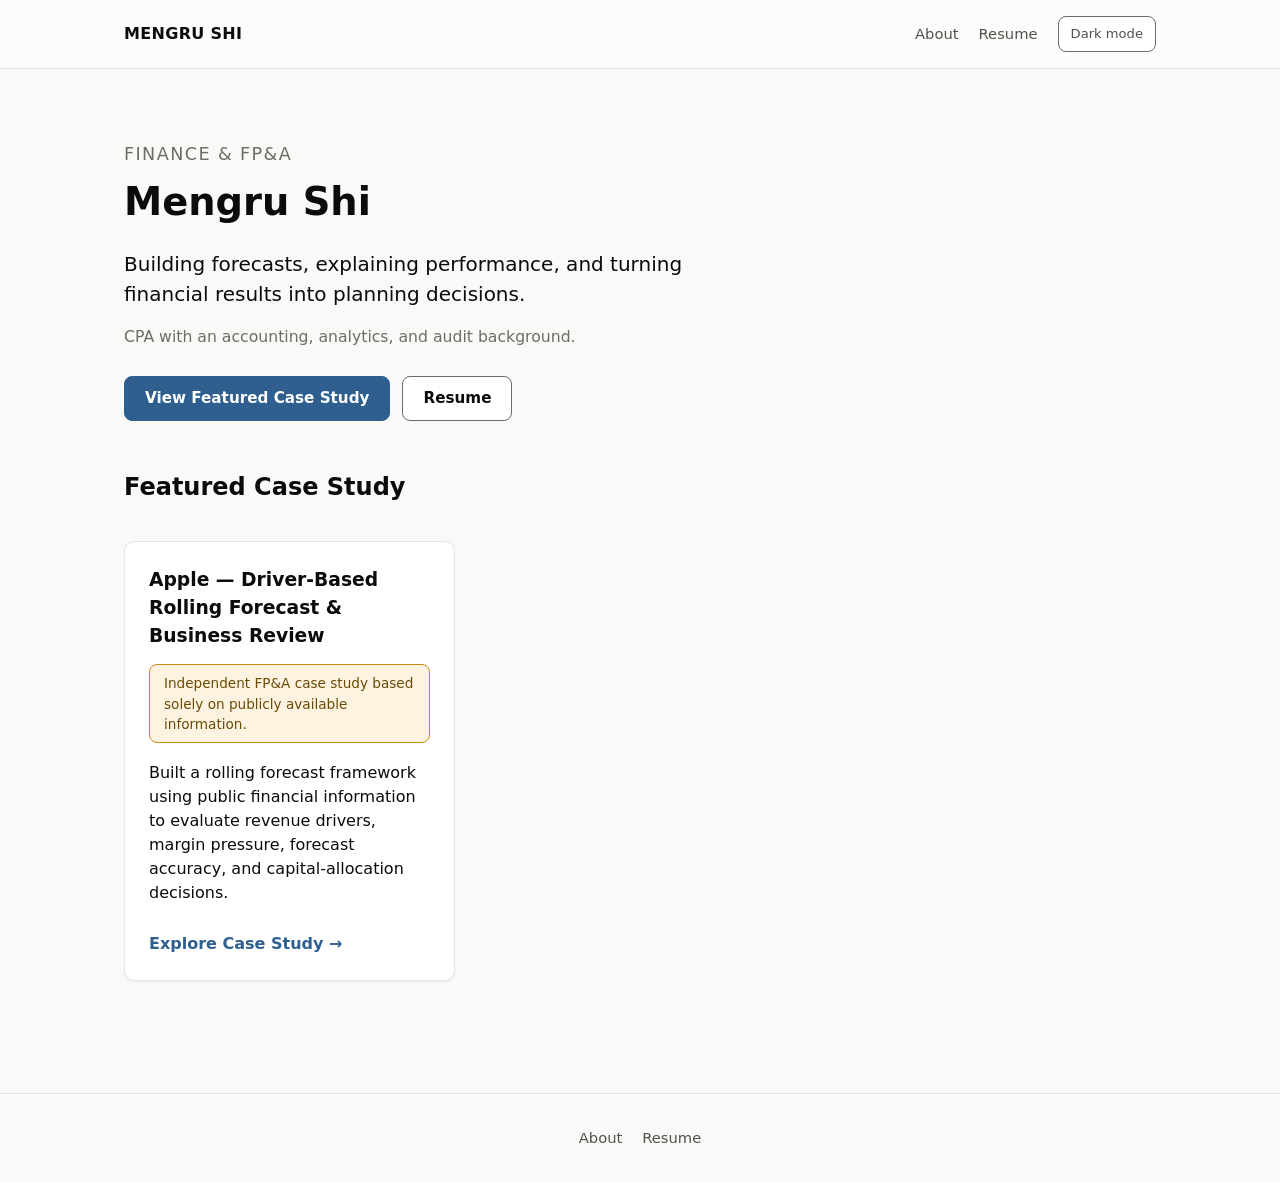
<file: index.html>
<!doctype html>
<html lang="en">
<head>
<meta charset="utf-8">
<meta name="viewport" content="width=device-width, initial-scale=1">
<title>Mengru Shi — Finance &amp; FP&amp;A</title>
<meta name="description" content="Finance &amp; FP&amp;A portfolio: forecasting, variance analysis, and decision support work built on an accounting and audit foundation.">
<link rel="icon" href="data:image/svg+xml,<svg xmlns='http://www.w3.org/2000/svg' viewBox='0 0 100 100'><rect width='100' height='100' rx='16' fill='%232f5f8f'/><text x='50' y='68' font-size='48' font-family='system-ui,sans-serif' font-weight='700' fill='white' text-anchor='middle'>MS</text></svg>">
<meta property="og:type" content="website">
<meta property="og:title" content="Mengru Shi — Finance &amp; FP&amp;A">
<meta property="og:description" content="Finance &amp; FP&amp;A portfolio: forecasting, variance analysis, and decision support work built on an accounting and audit foundation.">
<meta property="og:url" content="https://sls17178.github.io/">
<meta name="twitter:card" content="summary">
<script>try{var t=localStorage.getItem('apple-fpna-dashboard-theme');if(t==='dark'||t==='light')document.documentElement.setAttribute('data-theme',t)}catch(e){}</script>
<link rel="stylesheet" href="assets/styles.css">
</head>
<body>
<nav class="nav">
  <div class="nav-inner">
    <a class="nav-brand" href="index.html">MENGRU SHI</a>
    <ul class="nav-links">
      <li><a href="#about">About</a></li>
      <li><a href="assets/resume/Mengru_Shi_Resume.pdf">Resume</a></li>
      <li><button class="theme-toggle" id="theme-toggle" type="button">Dark mode</button></li>
    </ul>
  </div>
</nav>

<main class="container" id="featured-case-study">

<header class="hero container" id="about">
  <div class="hero-name">Finance &amp; FP&amp;A</div>
  <h1 class="hero-title">Mengru Shi</h1>
  <p class="hero-tagline">Building forecasts, explaining performance, and turning financial results into planning decisions.</p>
  <p class="hero-subline">CPA with an accounting, analytics, and audit background.</p>
  <div class="hero-ctas">
    <a class="btn btn-primary" href="#featured-case-study">View Featured Case Study</a>
    <a class="btn btn-secondary" href="assets/resume/Mengru_Shi_Resume.pdf">Resume</a>
  </div>
</header>

  <h2>Featured Case Study</h2>
  <div class="card-grid">
    <article class="case-card">
      <h3>Apple — Driver-Based Rolling Forecast &amp; Business Review</h3>
      <p class="disclaimer">Independent FP&amp;A case study based solely on publicly available information.</p>
      <p>Built a rolling forecast framework using public financial information to evaluate revenue drivers, margin pressure, forecast accuracy, and capital-allocation decisions.</p>
      <a class="card-link" href="apple-fpa-case-study.html">Explore Case Study →</a>
    </article>
  </div>
</main>

<footer class="footer">
  <ul class="nav-links">
    <li><a href="#about">About</a></li>
    <li><a href="assets/resume/Mengru_Shi_Resume.pdf">Resume</a></li>
  </ul>
</footer>

<script src="assets/theme-toggle.js"></script>
</body>
</html>
</file>
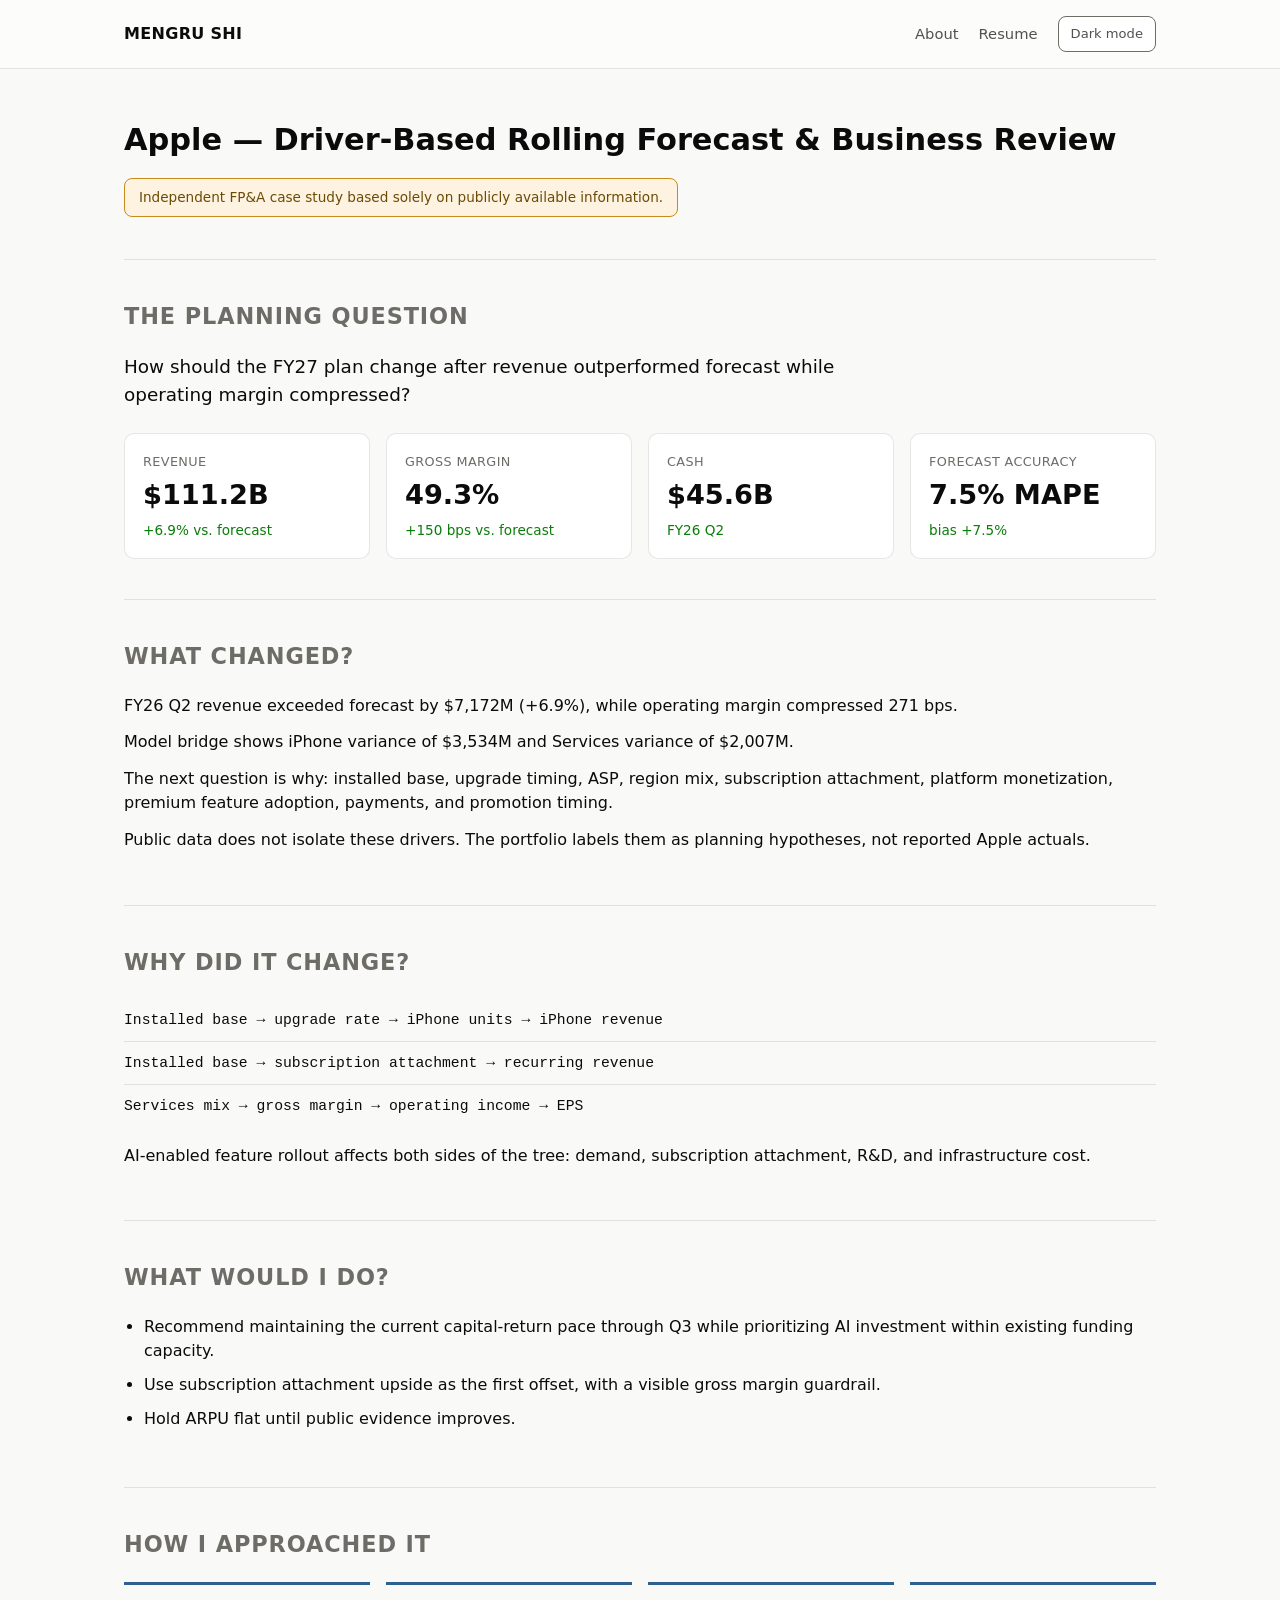
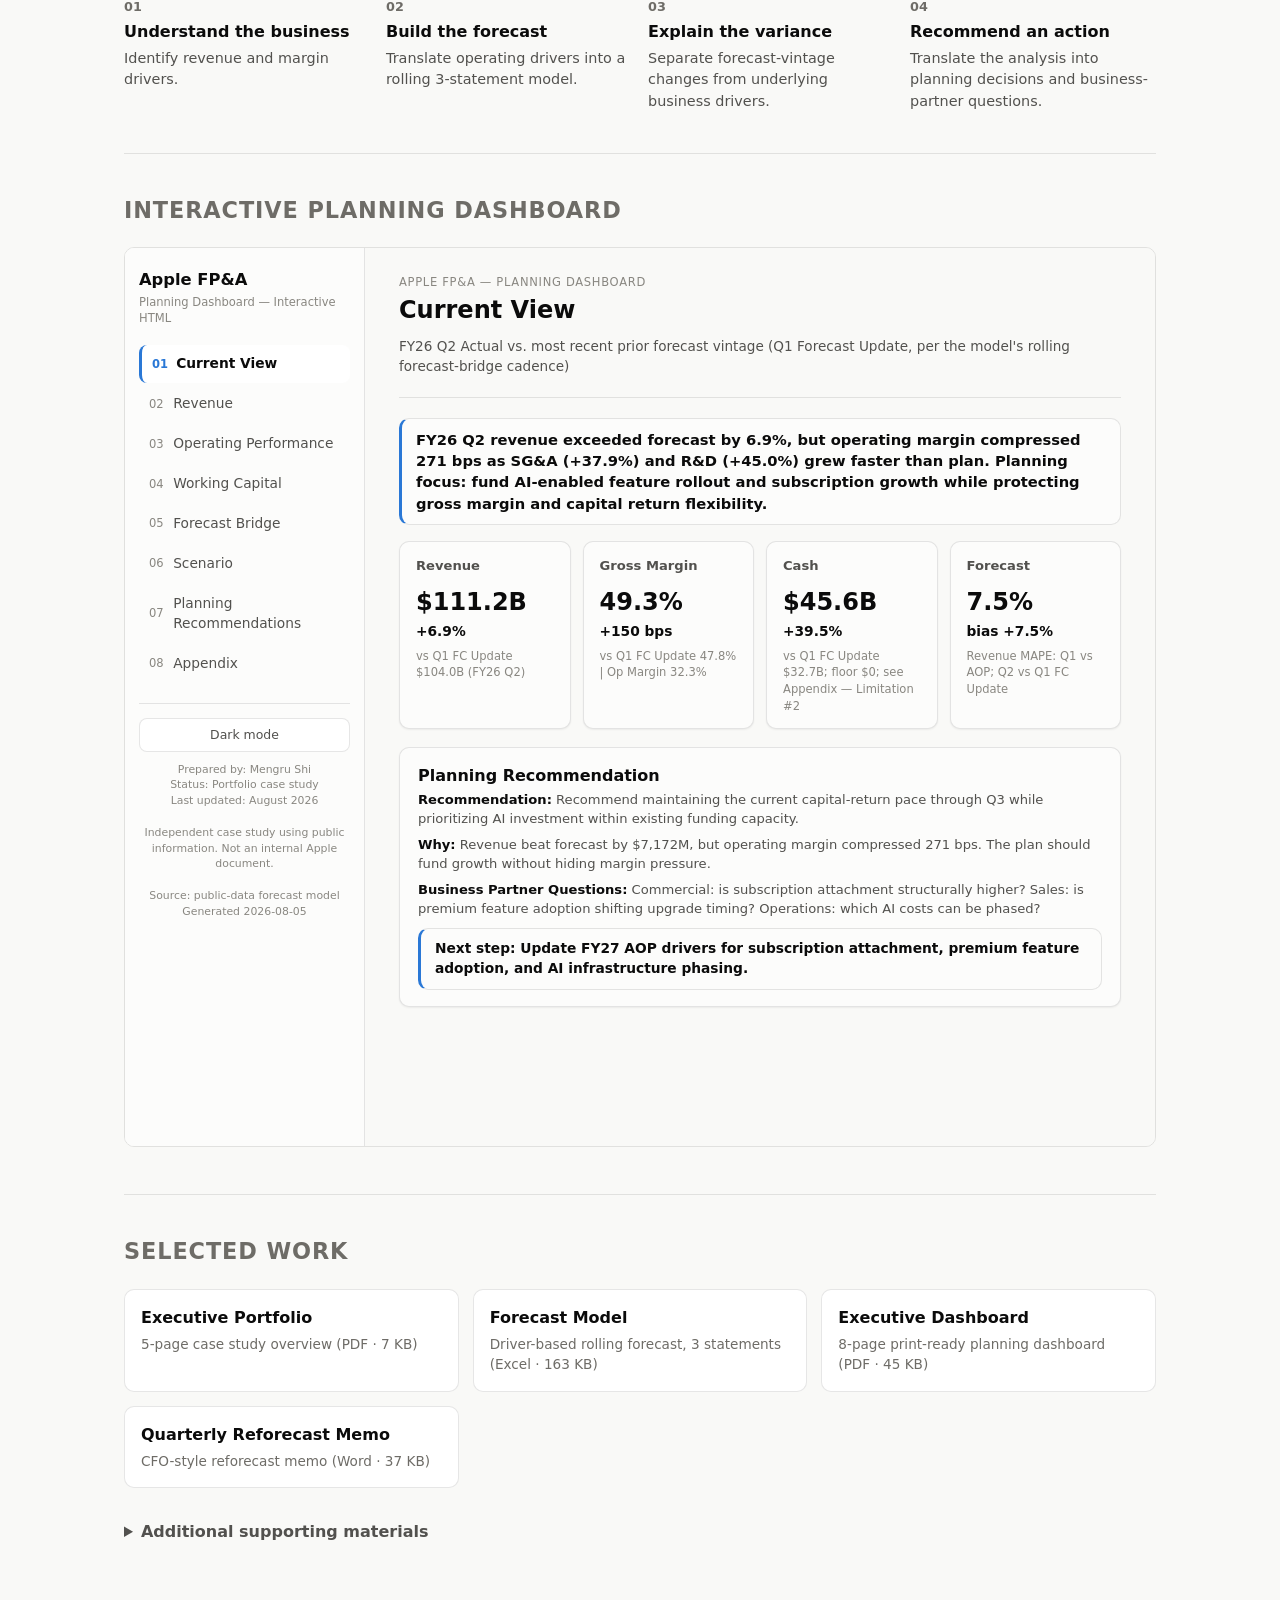
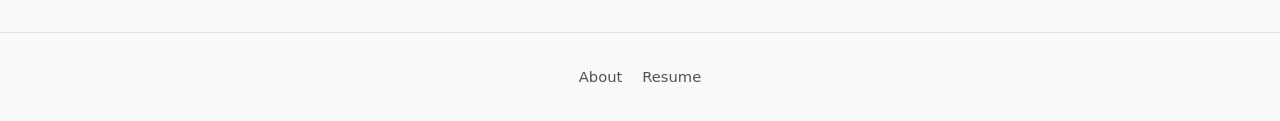
<file: apple-fpa-case-study.html>
<!doctype html>
<html lang="en">
<head>
<meta charset="utf-8">
<meta name="viewport" content="width=device-width, initial-scale=1">
<title>Apple FP&amp;A Case Study — Mengru Shi</title>
<meta name="description" content="Independent FP&amp;A case study: driver-based rolling forecast, variance bridge, and planning recommendation for Apple, built from public financial information.">
<link rel="icon" href="data:image/svg+xml,<svg xmlns='http://www.w3.org/2000/svg' viewBox='0 0 100 100'><rect width='100' height='100' rx='16' fill='%232f5f8f'/><text x='50' y='68' font-size='48' font-family='system-ui,sans-serif' font-weight='700' fill='white' text-anchor='middle'>MS</text></svg>">
<meta property="og:type" content="website">
<meta property="og:title" content="Apple FP&amp;A Case Study — Mengru Shi">
<meta property="og:description" content="Independent FP&amp;A case study: driver-based rolling forecast, variance bridge, and planning recommendation for Apple, built from public financial information.">
<meta property="og:url" content="https://sls17178.github.io/apple-fpa-case-study.html">
<meta name="twitter:card" content="summary">
<script>try{var t=localStorage.getItem('apple-fpna-dashboard-theme');if(t==='dark'||t==='light')document.documentElement.setAttribute('data-theme',t)}catch(e){}</script>
<link rel="stylesheet" href="assets/styles.css">
</head>
<body>
<nav class="nav">
  <div class="nav-inner">
    <a class="nav-brand" href="index.html">MENGRU SHI</a>
    <ul class="nav-links">
      <li><a href="index.html#about">About</a></li>
      <li><a href="assets/resume/Mengru_Shi_Resume.pdf">Resume</a></li>
      <li><button class="theme-toggle" id="theme-toggle" type="button">Dark mode</button></li>
    </ul>
  </div>
</nav>

<main class="container">

<header class="study-header container">
  <h1>Apple — Driver-Based Rolling Forecast &amp; Business Review</h1>
  <p class="disclaimer">Independent FP&amp;A case study based solely on publicly available information.</p>
</header>

  <section class="section" id="planning-question">
    <h2>The Planning Question</h2>
    <p class="lede">How should the FY27 plan change after revenue outperformed forecast while operating margin compressed?</p>
    <div class="metric-tiles">
      <div class="metric-tile">
        <div class="label">Revenue</div>
        <div class="value tabular">$111.2B</div>
        <div class="delta">+6.9% vs. forecast</div>
      </div>
      <div class="metric-tile">
        <div class="label">Gross Margin</div>
        <div class="value tabular">49.3%</div>
        <div class="delta">+150 bps vs. forecast</div>
      </div>
      <div class="metric-tile">
        <div class="label">Cash</div>
        <div class="value tabular">$45.6B</div>
        <div class="delta delta-neutral">FY26 Q2</div>
      </div>
      <div class="metric-tile">
        <div class="label">Forecast Accuracy</div>
        <div class="value tabular">7.5% MAPE</div>
        <div class="delta delta-neutral">bias +7.5%</div>
      </div>
    </div>
  </section>

  <section class="section" id="what-changed">
    <h2>What changed?</h2>
    <p>FY26 Q2 revenue exceeded forecast by $7,172M (+6.9%), while operating margin compressed 271 bps.</p>
    <p>Model bridge shows iPhone variance of $3,534M and Services variance of $2,007M.</p>
    <p>The next question is why: installed base, upgrade timing, ASP, region mix, subscription attachment, platform monetization, premium feature adoption, payments, and promotion timing.</p>
    <p>Public data does not isolate these drivers. The portfolio labels them as planning hypotheses, not reported Apple actuals.</p>
  </section>

  <section class="section" id="why-did-it-change">
    <h2>Why did it change?</h2>
    <ul class="driver-tree">
      <li>Installed base → upgrade rate → iPhone units → iPhone revenue</li>
      <li>Installed base → subscription attachment → recurring revenue</li>
      <li>Services mix → gross margin → operating income → EPS</li>
    </ul>
    <p>AI-enabled feature rollout affects both sides of the tree: demand, subscription attachment, R&amp;D, and infrastructure cost.</p>
  </section>

  <section class="section" id="what-would-i-do">
    <h2>What would I do?</h2>
    <ul class="recommend-list">
      <li>Recommend maintaining the current capital-return pace through Q3 while prioritizing AI investment within existing funding capacity.</li>
      <li>Use subscription attachment upside as the first offset, with a visible gross margin guardrail.</li>
      <li>Hold ARPU flat until public evidence improves.</li>
    </ul>
  </section>

  <section class="section" id="how-i-approached-it">
    <h2>How I Approached It</h2>
    <div class="approach-steps">
      <div class="approach-step">
        <div class="step-num">01</div>
        <div class="step-title">Understand the business</div>
        <div class="step-desc">Identify revenue and margin drivers.</div>
      </div>
      <div class="approach-step">
        <div class="step-num">02</div>
        <div class="step-title">Build the forecast</div>
        <div class="step-desc">Translate operating drivers into a rolling 3-statement model.</div>
      </div>
      <div class="approach-step">
        <div class="step-num">03</div>
        <div class="step-title">Explain the variance</div>
        <div class="step-desc">Separate forecast-vintage changes from underlying business drivers.</div>
      </div>
      <div class="approach-step">
        <div class="step-num">04</div>
        <div class="step-title">Recommend an action</div>
        <div class="step-desc">Translate the analysis into planning decisions and business-partner questions.</div>
      </div>
    </div>
  </section>

  <section class="section dashboard-embed" id="dashboard">
    <h2>Interactive Planning Dashboard</h2>
    <iframe src="dashboard.html" title="Apple FP&amp;A Interactive Planning Dashboard" loading="lazy"></iframe>
    <a class="dashboard-mobile-link btn btn-secondary" href="dashboard.html" target="_blank" rel="noopener">Open dashboard full-screen →</a>
  </section>

  <section class="section" id="selected-work">
    <h2>Selected Work</h2>
    <div class="downloads-primary">
      <a class="download-item" href="assets/downloads/Executive-Portfolio.pdf" target="_blank" rel="noopener">
        <div class="dl-label">Executive Portfolio</div>
        <div class="dl-desc">5-page case study overview (PDF · 7 KB)</div>
      </a>
      <a class="download-item" href="assets/downloads/Forecast-Model.xlsx">
        <div class="dl-label">Forecast Model</div>
        <div class="dl-desc">Driver-based rolling forecast, 3 statements (Excel · 163 KB)</div>
      </a>
      <a class="download-item" href="assets/downloads/Executive-Dashboard.pdf" target="_blank" rel="noopener">
        <div class="dl-label">Executive Dashboard</div>
        <div class="dl-desc">8-page print-ready planning dashboard (PDF · 45 KB)</div>
      </a>
      <a class="download-item" href="assets/downloads/Quarterly-Reforecast-Memo.docx">
        <div class="dl-label">Quarterly Reforecast Memo</div>
        <div class="dl-desc">CFO-style reforecast memo (Word · 37 KB)</div>
      </a>
    </div>
    <details class="supporting-materials">
      <summary>Additional supporting materials</summary>
      <div class="downloads-supporting-list">
        <a class="download-item" href="assets/downloads/Executive-Business-Review-Deck.pptx">
          <div class="dl-label">Executive Business Review Deck</div>
          <div class="dl-desc">15-slide quarterly business review (PowerPoint · 21 KB)</div>
        </a>
        <a class="download-item" href="assets/downloads/Business-Review.pdf" target="_blank" rel="noopener">
          <div class="dl-label">Business Review</div>
          <div class="dl-desc">Business understanding memo (PDF · 33 KB)</div>
        </a>
        <a class="download-item" href="assets/downloads/Historical-Financial-Database.xlsx">
          <div class="dl-label">Historical Financial Database</div>
          <div class="dl-desc">FY21–FY25 annual + quarterly actuals (Excel · 25 KB)</div>
        </a>
        <a class="download-item" href="assets/downloads/Investment-Decision-Memo.docx">
          <div class="dl-label">Investment Decision Memo</div>
          <div class="dl-desc">FY27 AI investment scenario decision memo (Word · 37 KB)</div>
        </a>
      </div>
    </details>
  </section>

</main>

<footer class="footer">
  <ul class="nav-links">
    <li><a href="index.html#about">About</a></li>
    <li><a href="assets/resume/Mengru_Shi_Resume.pdf">Resume</a></li>
  </ul>
</footer>

<script src="assets/theme-toggle.js"></script>
</body>
</html>
</file>
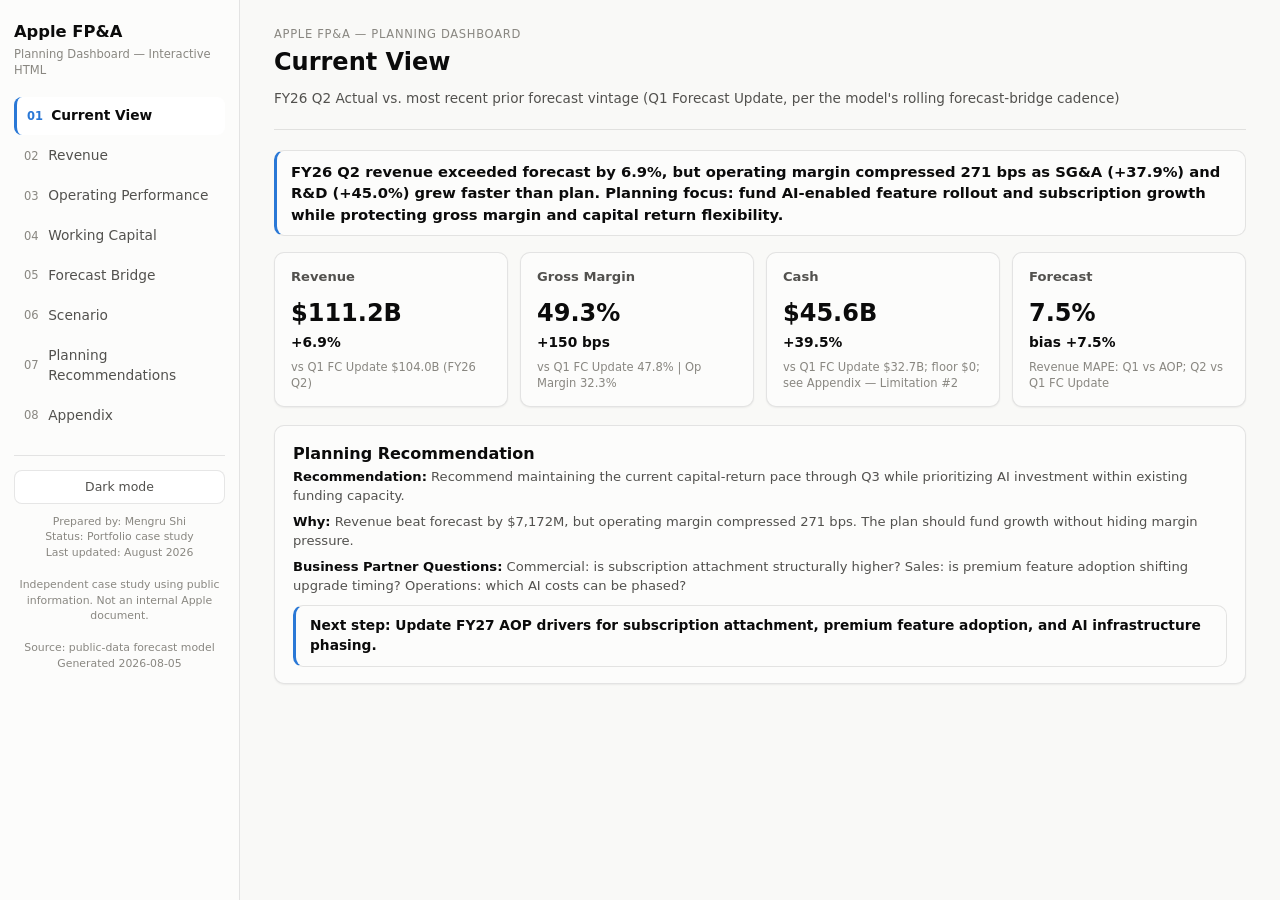
<file: dashboard.html>
<!doctype html>
<html lang="en">
<head>
<meta charset="utf-8">
<meta name="viewport" content="width=device-width, initial-scale=1">
<title>Apple FP&amp;A &mdash; Planning Dashboard</title>
<meta name="description" content="Interactive HTML mirror of the Apple FP&amp;A Planning Dashboard: Revenue, Operating Performance, Working Capital, Forecast Bridge, Scenario, and Planning Recommendations, computed from Fact_Forecast.">
<style>
:root {
  color-scheme: light;
  --page-plane: #f9f9f7;
  --surface-1: #fcfcfb;
  --surface-2: #ffffff;
  --text-primary: #0b0b0b;
  --text-secondary: #52514e;
  --text-muted: #898781;
  --gridline: #e1e0d9;
  --baseline: #c3c2b7;
  --border: rgba(11,11,11,0.10);
  --text-success: #006300;
  --text-critical: #d03b3b;
  --series-1: #2a78d6; --series-2: #eb6834; --series-3: #1baf7a; --series-4: #eda100;
  --series-5: #e87ba4; --series-6: #008300; --series-7: #4a3aa7; --series-8: #e34948;
  --status-good: #0ca30c; --status-warning: #fab219; --status-critical: #d03b3b;
  --caution-bg: #fdf3e0; --caution-border: #c98a1a; --caution-text: #6b4a06;
  --accent: var(--series-1);
  --radius: 10px;
  --shadow: 0 1px 2px rgba(11,11,11,0.06);
}
@media (prefers-color-scheme: dark) {
  :root:where(:not([data-theme="light"])) {
    color-scheme: dark;
    --page-plane: #0d0d0d;
    --surface-1: #1a1a19;
    --surface-2: #202020;
    --text-primary: #ffffff;
    --text-secondary: #c3c2b7;
    --text-muted: #9a9890;
    --gridline: #2c2c2a;
    --baseline: #383835;
    --border: rgba(255,255,255,0.12);
    --text-success: #0ca30c;
    --text-critical: #e66767;
    --series-1: #3987e5; --series-2: #d95926; --series-3: #199e70; --series-4: #c98500;
    --series-5: #d55181; --series-6: #1fae1f; --series-7: #9085e9; --series-8: #e66767;
    --status-good: #0ca30c; --status-warning: #fab219; --status-critical: #e0514f;
    --caution-bg: #2a2410; --caution-border: #c98a1a; --caution-text: #e8c98a;
    --shadow: 0 1px 2px rgba(0,0,0,0.4);
  }
}
:root[data-theme="dark"] {
  color-scheme: dark;
  --page-plane: #111111; --surface-1: #181818; --surface-2: #202020;
  --text-primary: #ffffff; --text-secondary: #c3c2b7; --text-muted: #9a9890;
  --gridline: #2c2c2a; --baseline: #383835; --border: rgba(255,255,255,0.12);
  --text-success: #0ca30c; --text-critical: #e66767;
  --series-1: #3987e5; --series-2: #d95926; --series-3: #199e70; --series-4: #c98500;
  --series-5: #d55181; --series-6: #1fae1f; --series-7: #9085e9; --series-8: #e66767;
  --status-good: #0ca30c; --status-warning: #fab219; --status-critical: #e0514f;
  --caution-bg: #2a2410; --caution-border: #c98a1a; --caution-text: #e8c98a;
  --shadow: none;
}
:root[data-theme="light"] {
  color-scheme: light;
  --page-plane: #ffffff; --surface-1: #ffffff; --surface-2: #f7f8fa;
  --text-primary: #0b0b0b; --text-secondary: #52514e; --text-muted: #898781;
  --gridline: #e1e0d9; --baseline: #c3c2b7; --border: rgba(11,11,11,0.10);
  --text-success: #006300; --text-critical: #d03b3b;
  --series-1: #2f5f8f; --series-2: #666666; --series-3: #8c8c8c; --series-4: #bfbfbf;
  --series-5: #404040; --series-6: #a6a6a6; --series-7: #7f7f7f; --series-8: #595959;
  --status-good: #0ca30c; --status-warning: #fab219; --status-critical: #d03b3b;
  --caution-bg: #fdf3e0; --caution-border: #c98a1a; --caution-text: #6b4a06;
}

* { box-sizing: border-box; }
html, body { margin: 0; padding: 0; }
body {
  font-family: system-ui, -apple-system, "Segoe UI", sans-serif;
  background: var(--page-plane);
  color: var(--text-primary);
  line-height: 1.45;
  font-size: 15px;
}
h1, h2, h3, h4 { margin: 0 0 0.4em 0; text-wrap: balance; }
p { margin: 0 0 0.6em 0; }
.tabular { font-variant-numeric: tabular-nums; }

.app { display: flex; min-height: 100vh; }

/* ---- Sidebar / nav ---- */
.sidebar {
  flex: 0 0 240px;
  background: var(--surface-1);
  border-right: 1px solid var(--border);
  padding: 20px 14px;
  position: sticky;
  top: 0;
  height: 100vh;
  overflow-y: auto;
}
.brand { font-weight: 700; font-size: 1.02rem; margin-bottom: 2px; }
.brand-sub { color: var(--text-muted); font-size: 0.72rem; margin-bottom: 18px; }
.nav-list { list-style: none; padding: 0; margin: 0; display: flex; flex-direction: column; gap: 2px; }
.nav-btn {
  display: flex; align-items: center; gap: 8px; width: 100%; text-align: left;
  background: none; border: none; color: var(--text-secondary);
  font: inherit; font-size: 0.86rem; padding: 9px 10px; border-radius: 8px; cursor: pointer;
}
.nav-btn .nav-idx { color: var(--text-muted); font-size: 0.72rem; width: 1.4em; flex: none; }
.nav-btn:hover { background: var(--surface-2); color: var(--text-primary); }
.nav-btn[aria-current="page"] { background: var(--surface-2); color: var(--text-primary); font-weight: 600; border-left: 3px solid var(--accent); }
.nav-btn[aria-current="page"] .nav-idx { color: var(--accent); }
.sidebar-foot { margin-top: 20px; padding-top: 14px; border-top: 1px solid var(--border); }
.theme-toggle {
  display: flex; align-items: center; gap: 6px; width: 100%; justify-content: center;
  background: var(--surface-2); border: 1px solid var(--border); color: var(--text-secondary);
  font: inherit; font-size: 0.78rem; padding: 7px 8px; border-radius: 8px; cursor: pointer;
}
.theme-toggle:hover { color: var(--text-primary); }
.generated-note { color: var(--text-muted); font-size: 0.68rem; margin-top: 10px; text-align: center; }

/* ---- Main content ---- */
.content { flex: 1 1 auto; min-width: 0; padding: 26px 34px 60px; max-width: 1160px; }
.topbar { margin-bottom: 20px; border-bottom: 1px solid var(--border); padding-bottom: 12px; }
.page-eyebrow { color: var(--text-muted); font-size: 0.72rem; text-transform: uppercase; letter-spacing: 0.06em; margin-bottom: 2px; }
.page-title { font-size: 1.5rem; font-weight: 700; }
.page-subtitle { color: var(--text-secondary); font-size: 0.85rem; margin-top: 4px; }

.page { display: none; }
.page.active { display: block; animation: fade .15s ease-out; }
@media (prefers-reduced-motion: reduce) { .page.active { animation: none; } }
@keyframes fade { from { opacity: 0; } to { opacity: 1; } }

/* ---- Layout helpers ---- */
.two-col { display: grid; grid-template-columns: 1fr 1fr; gap: 18px; align-items: start; margin-bottom: 18px; }
.three-col { display: grid; grid-template-columns: repeat(3, 1fr); gap: 16px; align-items: start; margin-bottom: 18px; }
.col-stack { display: flex; flex-direction: column; gap: 18px; min-width: 0; }
@media (max-width: 900px) {
  .two-col { grid-template-columns: 1fr; }
  .three-col { grid-template-columns: 1fr; }
}
.subsection { margin-bottom: 22px; }
.block-title { font-size: 1rem; font-weight: 700; margin-bottom: 2px; }
.block-sub { color: var(--text-muted); font-size: 0.78rem; margin-bottom: 12px; }

/* ---- Cards ---- */
.card {
  background: var(--surface-1); border: 1px solid var(--border); border-radius: var(--radius);
  box-shadow: var(--shadow); padding: 16px 18px; margin-bottom: 0; min-width: 0;
}
.chart-title { font-size: 0.88rem; font-weight: 700; color: var(--text-secondary); margin-bottom: 8px; }
.chart-wrap { overflow-x: auto; }
.chart-svg { width: 100%; height: auto; display: block; }
.chart-caption { color: var(--text-muted); font-size: 0.72rem; margin-top: 8px; margin-bottom: 0; }
.chart-sub { color: var(--text-muted); font-size: 0.72rem; margin: 6px 0 0; }

/* ---- KPI tiles ---- */
.tile-grid { display: grid; grid-template-columns: repeat(3, 1fr); gap: 14px; margin-bottom: 18px; }
#page-summary .tile-grid { grid-template-columns: repeat(4, 1fr); gap: 12px; }
@media (max-width: 760px) { .tile-grid { grid-template-columns: repeat(2, 1fr); } }
@media (max-width: 760px) { #page-summary .tile-grid { grid-template-columns: repeat(2, 1fr); } }
@media (max-width: 480px) { .tile-grid { grid-template-columns: 1fr; } }
@media (max-width: 480px) { #page-summary .tile-grid { grid-template-columns: 1fr; } }
.tile {
  background: var(--surface-1); border: 1px solid var(--border); border-radius: var(--radius);
  box-shadow: var(--shadow); padding: 14px 16px;
}
.tile-head { display: flex; justify-content: space-between; align-items: flex-start; gap: 8px; margin-bottom: 10px; }
.tile-label { font-size: 0.82rem; color: var(--text-secondary); font-weight: 600; }
.tile-value { font-size: 1.5rem; font-weight: 700; font-variant-numeric: tabular-nums; }
.tile-delta { font-size: 0.86rem; font-weight: 700; margin-top: 2px; font-variant-numeric: tabular-nums; }
.tile-sub { color: var(--text-muted); font-size: 0.72rem; margin-top: 6px; }

/* ---- Status chip ---- */
.cell-value { margin-right: 8px; font-variant-numeric: tabular-nums; }
.status-chip { display: inline-flex; align-items: center; gap: 5px; font-size: 0.68rem; font-weight: 700; letter-spacing: 0.03em; color: var(--text-secondary); white-space: nowrap; }
.chip-dot { width: 8px; height: 8px; border-radius: 50%; flex: none; }
.status-chip.status-good .chip-dot { background: var(--status-good); }
.status-chip.status-warning .chip-dot { background: var(--status-warning); }
.status-chip.status-critical .chip-dot { background: var(--status-critical); }
.status-chip.chip-sm { font-size: 0.64rem; }

/* ---- Tables ---- */
.table-scroll { overflow-x: auto; }
.data-table { border-collapse: collapse; width: 100%; font-size: 0.8rem; min-width: 480px; }
.data-table th {
  text-align: left; color: var(--text-muted); font-weight: 700; font-size: 0.68rem; text-transform: uppercase;
  letter-spacing: 0.03em; padding: 6px 8px; border-bottom: 1px solid var(--gridline);
}
.data-table td { padding: 7px 8px; border-bottom: 1px solid var(--gridline); font-variant-numeric: tabular-nums; }
.data-table tbody tr:last-child td { border-bottom: none; }
.rec-table { min-width: 760px; }
.rec-table td { font-variant-numeric: normal; vertical-align: top; font-size: 0.76rem; }
.rec-table .rec-critical { color: var(--text-critical); }
.rec-row-flag td { background: color-mix(in srgb, var(--accent) 5%, transparent); }

/* ---- Bullet / callout lists ---- */
.bullet-list, .callout-list { margin: 0; padding-left: 1.1em; font-size: 0.82rem; color: var(--text-secondary); }
.bullet-list li, .callout-list li { margin-bottom: 6px; }
.callout-list { list-style: none; padding-left: 0; font-size: 0.78rem; }

/* ---- Stacked 100% bar / driver rows ---- */
.stacked100 { margin-top: 4px; }
.stack-track { display: flex; gap: 2px; height: 20px; border-radius: 4px; overflow: hidden; }
.seg { min-width: 2px; }
.legend-row { display: flex; flex-wrap: wrap; gap: 4px 14px; margin-top: 10px; font-size: 0.72rem; color: var(--text-secondary); }
.legend-item { display: inline-flex; align-items: center; gap: 5px; }
.swatch { width: 9px; height: 9px; border-radius: 2px; flex: none; }

.driver-stack { display: flex; flex-direction: column; gap: 10px; margin-top: 4px; }
.driver-row { display: grid; grid-template-columns: 70px 1fr 64px; align-items: center; gap: 8px; }
.driver-label { font-size: 0.76rem; font-weight: 700; }
.driver-track { display: flex; gap: 2px; height: 14px; border-radius: 3px; overflow: hidden; background: var(--gridline); }
.driver-total { text-align: right; font-size: 0.76rem; font-weight: 700; font-variant-numeric: tabular-nums; }
.val-good { color: var(--text-success); }
.val-bad { color: var(--text-critical); }

/* ---- Chart SVG marks ---- */
.gridline { stroke: var(--gridline); stroke-width: 1; }
.baseline-line { stroke: var(--baseline); stroke-width: 1; }
.connector { stroke: var(--gridline); stroke-width: 1; stroke-dasharray: 2 2; }
.tick-label, .axis-label { fill: var(--text-muted); font-size: 9px; }
.bar-value { fill: var(--text-primary); font-size: 9.5px; font-weight: 700; }
.end-label { fill: var(--text-primary); font-size: 11px; font-weight: 700; }
.line-series-1 { fill: none; stroke: var(--series-1); stroke-width: 2.2; stroke-linecap: round; }
.line-forecast { fill: none; stroke: var(--text-muted); stroke-width: 1.8; stroke-linecap: round; stroke-dasharray: 4 3; }
.mark-series-1 { fill: var(--series-1); stroke: var(--surface-1); stroke-width: 2; }
.mark-forecast { fill: var(--text-muted); stroke: var(--surface-1); stroke-width: 2; }
.fill-baseline { fill: var(--baseline); }
.fill-series-1 { fill: var(--series-1); }

/* ---- Caution box ---- */
.caution {
  background: var(--caution-bg); border: 1px solid var(--caution-border); border-radius: var(--radius);
  padding: 12px 16px; margin: 14px 0; font-size: 0.78rem;
}
.caution-title { font-weight: 700; color: var(--text-primary); margin-bottom: 4px; font-size: 0.8rem; }
.caution-text { color: var(--text-secondary); margin: 0; }

/* ---- Misc ---- */
.finding { }
.finding-title { color: var(--text-critical); font-weight: 800; font-size: 0.8rem; letter-spacing: 0.03em; margin-bottom: 6px; }
.finding p { font-size: 0.82rem; color: var(--text-secondary); margin: 0; }

/* ---- Recommendation block (page 1) ---- */
.rec-item { font-size: 0.82rem; color: var(--text-secondary); margin: 0 0 7px; }
.rec-item strong { color: var(--text-primary); }
.takeaway {
  margin-top: 10px; padding: 10px 14px; border-radius: var(--radius);
  background: var(--surface-1);
  border: 1px solid var(--border); border-left: 3px solid var(--accent);
  font-weight: 700; font-size: 0.86rem; color: var(--text-primary);
}
/* Executive Headline band (page 1, Task 3, exec-summary-storytelling SDD):
   reuses .takeaway's tinted/bordered treatment (same --accent-based tokens,
   no new hardcoded colors) but sits above the tile grid instead of inside
   the Recommendation card, so it needs its own top/bottom spacing and a
   touch more size to read as the page's lead callout. */
.headline-band { margin-top: 0; margin-bottom: 16px; font-size: 0.92rem; border-left: 3px solid var(--accent); }
/* Owner/Confidence tag line under a KPI tile's sub-caption (Task 3): reuses
   .tile-sub's small/muted styling, just stacked below it with a hairline
   gap -- no new color tokens. */
.tile-tag { margin-top: 3px; }
.ccc-line { font-weight: 700; font-size: 0.9rem; }
.footnote { color: var(--text-muted); font-size: 0.72rem; margin-top: 14px; }
.body-text { font-size: 0.8rem; color: var(--text-secondary); }
.scenario-table td:nth-child(2), .scenario-table td:nth-child(3), .scenario-table td:nth-child(4) { font-weight: 600; }
a { color: var(--accent); }
:focus-visible { outline: 2px solid var(--accent); outline-offset: 2px; }

/* ---- Mobile: sidebar becomes a horizontal scrollable tab bar ---- */
@media (max-width: 860px) {
  .app { flex-direction: column; }
  .sidebar {
    position: sticky; top: 0; height: auto; width: 100%; flex: none;
    border-right: none; border-bottom: 1px solid var(--border);
    display: flex; align-items: center; gap: 10px; padding: 10px 12px; z-index: 5;
  }
  .brand-block { flex: none; margin-right: 4px; }
  .brand-sub { display: none; }
  .nav-list { flex-direction: row; overflow-x: auto; flex: 1 1 auto; gap: 4px; padding-bottom: 2px; }
  .nav-btn { white-space: nowrap; }
  .sidebar-foot { margin-top: 0; padding-top: 0; border-top: none; flex: none; display: flex; align-items: center; }
  .theme-toggle { width: auto; padding: 7px 10px; }
  .generated-note { display: none; }
  .content { padding: 18px 16px 40px; }
}
</style>
</head>
<body>
<div class="app">
  <aside class="sidebar">
    <div class="brand-block">
      <div class="brand">Apple FP&amp;A</div>
      <div class="brand-sub">Planning Dashboard &mdash; Interactive HTML</div>
    </div>
    <nav aria-label="Dashboard pages">
      <ul class="nav-list"><li><button class="nav-btn" data-page="summary" type="button"><span class="nav-idx">01</span><span class="nav-label">Current View</span></button></li><li><button class="nav-btn" data-page="revenue" type="button"><span class="nav-idx">02</span><span class="nav-label">Revenue</span></button></li><li><button class="nav-btn" data-page="operating" type="button"><span class="nav-idx">03</span><span class="nav-label">Operating Performance</span></button></li><li><button class="nav-btn" data-page="workingcapital" type="button"><span class="nav-idx">04</span><span class="nav-label">Working Capital</span></button></li><li><button class="nav-btn" data-page="bridge" type="button"><span class="nav-idx">05</span><span class="nav-label">Forecast Bridge</span></button></li><li><button class="nav-btn" data-page="scenario" type="button"><span class="nav-idx">06</span><span class="nav-label">Scenario</span></button></li><li><button class="nav-btn" data-page="recommendation" type="button"><span class="nav-idx">07</span><span class="nav-label">Planning Recommendations</span></button></li><li><button class="nav-btn" data-page="appendix" type="button"><span class="nav-idx">08</span><span class="nav-label">Appendix</span></button></li></ul>
    </nav>
    <div class="sidebar-foot">
      <button class="theme-toggle" id="theme-toggle" type="button">Dark mode</button>
      <div class="generated-note">Prepared by: Mengru Shi<br>Status: Portfolio case study<br>Last updated: August 2026<br><br>Independent case study using public information. Not an internal Apple document.<br><br>Source: public-data forecast model<br>Generated 2026-08-05</div>
    </div>
  </aside>
  <main class="content">
    
        <section class="page" id="page-summary" aria-labelledby="h-summary">
          <div class="topbar">
            <div class="page-eyebrow">Apple FP&amp;A &mdash; Planning Dashboard</div>
            <h1 class="page-title" id="h-summary">Current View</h1>
            <p class="page-subtitle">FY26 Q2 Actual vs. most recent prior forecast vintage (Q1 Forecast Update, per the model&#x27;s rolling forecast-bridge cadence)</p>
          </div>
          
    <div class="takeaway headline-band">FY26 Q2 revenue exceeded forecast by 6.9%, but operating margin compressed 271 bps as SG&amp;A (+37.9%) and R&amp;D (+45.0%) grew faster than plan. Planning focus: fund AI-enabled feature rollout and subscription growth while protecting gross margin and capital return flexibility.</div>
    <div class="tile-grid"><div class="tile">
      <div class="tile-head"><span class="tile-label">Revenue</span></div>
      <div class="tile-value">$111.2B</div>
      <div class="tile-delta">+6.9%</div>
      <div class="tile-sub">vs Q1 FC Update $104.0B (FY26 Q2)</div>
    </div><div class="tile">
      <div class="tile-head"><span class="tile-label">Gross Margin</span></div>
      <div class="tile-value">49.3%</div>
      <div class="tile-delta">+150 bps</div>
      <div class="tile-sub">vs Q1 FC Update 47.8% | Op Margin 32.3%</div>
    </div><div class="tile">
      <div class="tile-head"><span class="tile-label">Cash</span></div>
      <div class="tile-value">$45.6B</div>
      <div class="tile-delta">+39.5%</div>
      <div class="tile-sub">vs Q1 FC Update $32.7B; floor $0; see Appendix — Limitation #2</div>
    </div><div class="tile">
      <div class="tile-head"><span class="tile-label">Forecast</span></div>
      <div class="tile-value">7.5%</div>
      <div class="tile-delta">bias +7.5%</div>
      <div class="tile-sub">Revenue MAPE: Q1 vs AOP; Q2 vs Q1 FC Update</div>
    </div></div>
    <div class="card"><h3 class="block-title">Planning Recommendation</h3><p class="rec-item"><strong>Recommendation:</strong> Recommend maintaining the current capital-return pace through Q3 while prioritizing AI investment within existing funding capacity.</p><p class="rec-item"><strong>Why:</strong> Revenue beat forecast by $7,172M, but operating margin compressed 271 bps. The plan should fund growth without hiding margin pressure.</p><p class="rec-item"><strong>Business Partner Questions:</strong> Commercial: is subscription attachment structurally higher? Sales: is premium feature adoption shifting upgrade timing? Operations: which AI costs can be phased?</p><div class="takeaway">Next step: Update FY27 AOP drivers for subscription attachment, premium feature adoption, and AI infrastructure phasing.</div></div>
    
        </section>
        <section class="page" id="page-revenue" aria-labelledby="h-revenue">
          <div class="topbar">
            <div class="page-eyebrow">Apple FP&amp;A &mdash; Planning Dashboard</div>
            <h1 class="page-title" id="h-revenue">Revenue</h1>
            <p class="page-subtitle">Total-company trend (FY24 Q1 – FY26 Q2 Actuals) and FY26 Q1/Q2 segment mix, actual vs. forecast, and driver contribution</p>
          </div>
          
    <div class="two-col">
      <div class="col-stack"><div class="card"><h4 class="chart-title">Total Revenue — FY24 Q1 through FY26 Q2 (Actual)</h4><div class="chart-wrap"><svg viewBox="0 0 640 220" class="chart-svg" style="min-width:440px" role="img" aria-label="Total Revenue — FY24 Q1 through FY26 Q2 (Actual)"><line x1="48" y1="198.0" x2="626" y2="198.0" class="gridline"/><text x="42" y="201.0" class="tick-label" text-anchor="end">0</text><line x1="48" y1="151.5" x2="626" y2="151.5" class="gridline"/><text x="42" y="154.5" class="tick-label" text-anchor="end">40B</text><line x1="48" y1="105.0" x2="626" y2="105.0" class="gridline"/><text x="42" y="108.0" class="tick-label" text-anchor="end">81B</text><line x1="48" y1="58.5" x2="626" y2="58.5" class="gridline"/><text x="42" y="61.5" class="tick-label" text-anchor="end">121B</text><line x1="48" y1="12.0" x2="626" y2="12.0" class="gridline"/><text x="42" y="15.0" class="tick-label" text-anchor="end">161B</text><path d="M 48.0 59.9 L 112.2 93.2 L 176.4 98.9 L 240.7 88.3 L 304.9 54.4 L 369.1 87.8 L 433.3 89.4 L 497.6 79.6 L 561.8 31.9 L 626.0 69.6" class="line-series-1"/><circle cx="48.0" cy="59.9" r="3.6" class="mark-series-1"><title>FY24 Q1: $119.6B</title></circle><circle cx="112.2" cy="93.2" r="3.6" class="mark-series-1"><title>FY24 Q2: $90.8B</title></circle><circle cx="176.4" cy="98.9" r="3.6" class="mark-series-1"><title>FY24 Q3: $85.8B</title></circle><circle cx="240.7" cy="88.3" r="3.6" class="mark-series-1"><title>FY24 Q4: $94.9B</title></circle><circle cx="304.9" cy="54.4" r="3.6" class="mark-series-1"><title>FY25 Q1: $124.3B</title></circle><circle cx="369.1" cy="87.8" r="3.6" class="mark-series-1"><title>FY25 Q2: $95.4B</title></circle><circle cx="433.3" cy="89.4" r="3.6" class="mark-series-1"><title>FY25 Q3: $94.0B</title></circle><circle cx="497.6" cy="79.6" r="3.6" class="mark-series-1"><title>FY25 Q4: $102.5B</title></circle><circle cx="561.8" cy="31.9" r="3.6" class="mark-series-1"><title>FY26 Q1: $143.8B</title></circle><circle cx="626.0" cy="69.6" r="3.6" class="mark-series-1"><title>FY26 Q2: $111.2B</title></circle><text x="620.0" y="62.6" class="end-label" text-anchor="end">$111.2B</text><text x="48.0" y="216" class="axis-label" text-anchor="middle">FY24 Q1</text><text x="112.2" y="216" class="axis-label" text-anchor="middle">FY24 Q2</text><text x="176.4" y="216" class="axis-label" text-anchor="middle">FY24 Q3</text><text x="240.7" y="216" class="axis-label" text-anchor="middle">FY24 Q4</text><text x="304.9" y="216" class="axis-label" text-anchor="middle">FY25 Q1</text><text x="369.1" y="216" class="axis-label" text-anchor="middle">FY25 Q2</text><text x="433.3" y="216" class="axis-label" text-anchor="middle">FY25 Q3</text><text x="497.6" y="216" class="axis-label" text-anchor="middle">FY25 Q4</text><text x="561.8" y="216" class="axis-label" text-anchor="middle">FY26 Q1</text><text x="626.0" y="216" class="axis-label" text-anchor="middle">FY26 Q2</text><line x1="48" y1="198.0" x2="626" y2="198.0" class="baseline-line"/></svg></div><ul class="callout-list"><li>FY26 Q1 YoY: +15.7% vs FY25 Q1 ($124.3B)</li><li>FY26 Q2 QoQ: -22.7% vs FY26 Q1 ($143.8B) — Apple&#x27;s holiday-quarter seasonality</li></ul></div><div class="card"><h4 class="chart-title">Total Revenue — Actual vs. Forecast</h4><div class="chart-wrap"><svg viewBox="0 0 420 210" class="chart-svg" style="min-width:340px" role="img" aria-label="Total Revenue — Actual vs. Forecast"><line x1="10" y1="176" x2="410" y2="176" class="baseline-line"/><rect x="59.0" y="66.4" width="48.0" height="109.6" rx="3" class="fill-baseline"><title>Forecast: $133.1B</title></rect><text x="83.0" y="61.4" class="bar-value" text-anchor="middle">$133.1B</text><rect x="113.0" y="57.6" width="48.0" height="118.4" rx="3" class="fill-series-1"><title>Actual: $143.8B</title></rect><text x="137.0" y="52.6" class="bar-value" text-anchor="middle">$143.8B</text><text x="110.0" y="204.0" class="axis-label" text-anchor="middle">Q1 vs AOP</text><rect x="259.0" y="90.3" width="48.0" height="85.7" rx="3" class="fill-baseline"><title>Forecast: $104.0B</title></rect><text x="283.0" y="85.3" class="bar-value" text-anchor="middle">$104.0B</text><rect x="313.0" y="84.4" width="48.0" height="91.6" rx="3" class="fill-series-1"><title>Actual: $111.2B</title></rect><text x="337.0" y="79.4" class="bar-value" text-anchor="middle">$111.2B</text><text x="310.0" y="204.0" class="axis-label" text-anchor="middle">Q2 vs Q1 FCU</text></svg></div></div></div>
      <div class="col-stack"><div class="card"><h4 class="chart-title">FY26 Q2 Revenue Mix (implied Actual, by segment)</h4><div class="chart-wrap"><div class="stacked100"><div class="stack-track"><div class="seg" style="flex:54784.643112 0 0%; background:var(--series-1)" title="iPhone: iPhone 49.3%"></div><div class="seg" style="flex:9028.110168 0 0%; background:var(--series-2)" title="Mac: Mac 8.1%"></div><div class="seg" style="flex:7253.245822 0 0%; background:var(--series-3)" title="iPad: iPad 6.5%"></div><div class="seg" style="flex:9009.170233 0 0%; background:var(--series-4)" title="Wearables: Wearables 8.1%"></div><div class="seg" style="flex:31108.830665 0 0%; background:var(--series-5)" title="Services: Services 28.0%"></div></div><div class="legend-row"><span class="legend-item"><i class="swatch" style="background:var(--series-1)"></i>iPhone 49.3%</span><span class="legend-item"><i class="swatch" style="background:var(--series-2)"></i>Mac 8.1%</span><span class="legend-item"><i class="swatch" style="background:var(--series-3)"></i>iPad 6.5%</span><span class="legend-item"><i class="swatch" style="background:var(--series-4)"></i>Wearables 8.1%</span><span class="legend-item"><i class="swatch" style="background:var(--series-5)"></i>Services 28.0%</span></div></div></div></div><div class="card"><h4 class="chart-title">FY26 Q2 Segment — Implied Actual vs. Forecast (Q1 FC Update)</h4><div class="table-scroll"><table class="data-table "><thead><tr><th>Segment</th><th>Implied Actual</th><th>Forecast</th><th>Var %</th><th>Status</th></tr></thead><tbody><tr><td>iPhone</td><td>$54,785M</td><td>$51,251M</td><td>+6.9%</td><td><span class="status-chip status-good chip-sm"><i class="chip-dot" aria-hidden="true"></i>GREEN</span></td></tr><tr><td>Mac</td><td>$9,028M</td><td>$8,446M</td><td>+6.9%</td><td><span class="status-chip status-good chip-sm"><i class="chip-dot" aria-hidden="true"></i>GREEN</span></td></tr><tr><td>iPad</td><td>$7,253M</td><td>$6,785M</td><td>+6.9%</td><td><span class="status-chip status-good chip-sm"><i class="chip-dot" aria-hidden="true"></i>GREEN</span></td></tr><tr><td>Wearables</td><td>$9,009M</td><td>$8,428M</td><td>+6.9%</td><td><span class="status-chip status-good chip-sm"><i class="chip-dot" aria-hidden="true"></i>GREEN</span></td></tr><tr><td>Services</td><td>$31,109M</td><td>$29,102M</td><td>+6.9%</td><td><span class="status-chip status-good chip-sm"><i class="chip-dot" aria-hidden="true"></i>GREEN</span></td></tr></tbody></table></div><p class="chart-caption">All 5 segments show an identical +6.9% variance this period: each segment&#x27;s Implied Actual is reconstructed from a stored Variance $ row that is Phase 3&#x27;s own PROPORTIONAL allocation of the total-company revenue beat across segments (weighted by each segment&#x27;s own forecast size), not an independently observed per-segment actual-vs-forecast beat or miss — see the Power BI Build Guide §3.2 for the full method.</p></div><div class="card"><h4 class="chart-title">FY26 Q2 Revenue Variance $ Driver Contribution (Actual vs. Q1 FC Update)</h4><div class="driver-stack"><div class="driver-row"><div class="driver-label">iPhone</div><div class="driver-track"><div class="seg" style="flex:0.428571 0 0%; background:var(--series-1)" title="Units: 1,515M"></div><div class="seg" style="flex:0.571429 0 0%; background:var(--series-2)" title="ASP: 2,019M"></div></div><div class="driver-total val-good">+3,534M</div></div><div class="driver-row"><div class="driver-label">Mac</div><div class="driver-track"><div class="seg" style="flex:0.666667 0 0%; background:var(--series-1)" title="Units: 388M"></div><div class="seg" style="flex:0.333333 0 0%; background:var(--series-2)" title="ASP: 194M"></div></div><div class="driver-total val-good">+582M</div></div><div class="driver-row"><div class="driver-label">iPad</div><div class="driver-track"><div class="seg" style="flex:0.400000 0 0%; background:var(--series-1)" title="Units: 187M"></div><div class="seg" style="flex:0.600000 0 0%; background:var(--series-2)" title="ASP: 281M"></div></div><div class="driver-total val-good">+468M</div></div><div class="driver-row"><div class="driver-label">Wearables</div><div class="driver-track"><div class="seg" style="flex:0.500000 0 0%; background:var(--series-1)" title="Units: 291M"></div><div class="seg" style="flex:0.500000 0 0%; background:var(--series-2)" title="ASP: 291M"></div></div><div class="driver-total val-good">+581M</div></div><div class="driver-row"><div class="driver-label">Services</div><div class="driver-track"><div class="seg" style="flex:0.600000 0 0%; background:var(--series-1)" title="Units: 1,204M"></div><div class="seg" style="flex:0.400000 0 0%; background:var(--series-2)" title="ASP: 803M"></div></div><div class="driver-total val-good">+2,007M</div></div></div><div class="legend-row"><span class="legend-item"><i class="swatch" style="background:var(--series-1)"></i>Units</span><span class="legend-item"><i class="swatch" style="background:var(--series-2)"></i>ASP</span><span class="legend-item"><i class="swatch" style="background:var(--series-3)"></i>FX</span><span class="legend-item"><i class="swatch" style="background:var(--series-4)"></i>Mix</span></div><p class="chart-caption">FX and Mix are $0 for every segment this period because the Base scenario&#x27;s own FX/Mix assumptions are 0% (a mechanical consequence of the scenario, not a bridge-method choice) — shown in the legend, not hidden.</p></div></div>
    </div>
    
        </section>
        <section class="page" id="page-operating" aria-labelledby="h-operating">
          <div class="topbar">
            <div class="page-eyebrow">Apple FP&amp;A &mdash; Planning Dashboard</div>
            <h1 class="page-title" id="h-operating">Operating Performance</h1>
            <p class="page-subtitle">FY26 Q2 Actual vs. most recent prior forecast vintage (Q1 Forecast Update); Gross Margin $ − SG&amp;A $ − R&amp;D $ = Operating Income, verified against Fact_Forecast</p>
          </div>
          
    <div class="caution"><div class="caution-title">Data gap — Products/Services Gross Margin split</div><p class="caution-text">Gross Margin below is TOTAL-COMPANY only. Products Gross Margin % (Drivers tab Active ≈ 37.0%) and Services Gross Margin % (≈ 75.5%) are scenario-driver inputs on the Phase 3 model&#x27;s Drivers tab (03 Driver-Based Rolling Forecast Model.xlsx, rows 33–34) but were never extracted into Fact_Forecast — no Products/Services Gross Margin split exists in this data model, so none is shown as a dashboard figure here.</p></div>
    <div class="tile-grid"><div class="tile">
      <div class="tile-head"><span class="tile-label">Gross Margin %</span><span class="status-chip status-good"><i class="chip-dot" aria-hidden="true"></i>GREEN</span></div>
      <div class="tile-value">49.3%</div>
      <div class="tile-delta">+150 bps</div>
      <div class="tile-sub">vs Q1 FC Update 47.8% (total company)</div>
    </div><div class="tile">
      <div class="tile-head"><span class="tile-label">Operating Margin %</span><span class="status-chip status-critical"><i class="chip-dot" aria-hidden="true"></i>RED</span></div>
      <div class="tile-value">32.3%</div>
      <div class="tile-delta">-271 bps</div>
      <div class="tile-sub">vs Q1 FC Update 35.0%</div>
    </div><div class="tile">
      <div class="tile-head"><span class="tile-label">SG&amp;A $ (Opex)</span><span class="status-chip status-critical"><i class="chip-dot" aria-hidden="true"></i>RED</span></div>
      <div class="tile-value">$7.5B</div>
      <div class="tile-delta">+37.9%</div>
      <div class="tile-sub">vs Q1 FC Update $5.4B; lower is better</div>
    </div><div class="tile">
      <div class="tile-head"><span class="tile-label">R&amp;D $ (Opex)</span><span class="status-chip status-critical"><i class="chip-dot" aria-hidden="true"></i>RED</span></div>
      <div class="tile-value">$11.4B</div>
      <div class="tile-delta">+45.0%</div>
      <div class="tile-sub">vs Q1 FC Update $7.9B; lower is better</div>
    </div><div class="tile">
      <div class="tile-head"><span class="tile-label">Operating Income</span><span class="status-chip status-warning"><i class="chip-dot" aria-hidden="true"></i>YELLOW</span></div>
      <div class="tile-value">$35.9B</div>
      <div class="tile-delta">-1.4%</div>
      <div class="tile-sub">vs Q1 FC Update $36.4B</div>
    </div><div class="tile">
      <div class="tile-head"><span class="tile-label">EPS</span><span class="status-chip status-warning"><i class="chip-dot" aria-hidden="true"></i>YELLOW</span></div>
      <div class="tile-value">$2.01</div>
      <div class="tile-delta">-1.8%</div>
      <div class="tile-sub">vs Q1 FC Update $2.05</div>
    </div></div>
    <div class="two-col">
      <div class="col-stack"><div class="card"><h4 class="chart-title">Operating Income — FY24 Q1 through FY26 Q2 (Actual)</h4><div class="chart-wrap"><svg viewBox="0 0 640 220" class="chart-svg" style="min-width:440px" role="img" aria-label="Operating Income — FY24 Q1 through FY26 Q2 (Actual)"><line x1="48" y1="198.0" x2="626" y2="198.0" class="gridline"/><text x="42" y="201.0" class="tick-label" text-anchor="end">0</text><line x1="48" y1="151.5" x2="626" y2="151.5" class="gridline"/><text x="42" y="154.5" class="tick-label" text-anchor="end">14B</text><line x1="48" y1="105.0" x2="626" y2="105.0" class="gridline"/><text x="42" y="108.0" class="tick-label" text-anchor="end">28B</text><line x1="48" y1="58.5" x2="626" y2="58.5" class="gridline"/><text x="42" y="61.5" class="tick-label" text-anchor="end">43B</text><line x1="48" y1="12.0" x2="626" y2="12.0" class="gridline"/><text x="42" y="15.0" class="tick-label" text-anchor="end">57B</text><path d="M 48.0 66.2 L 112.2 106.9 L 176.4 115.2 L 240.7 101.4 L 304.9 58.1 L 369.1 101.4 L 433.3 105.9 L 497.6 92.1 L 561.8 31.9 L 626.0 80.8" class="line-series-1"/><circle cx="48.0" cy="66.2" r="3.6" class="mark-series-1"><title>FY24 Q1: $40.4B</title></circle><circle cx="112.2" cy="106.9" r="3.6" class="mark-series-1"><title>FY24 Q2: $27.9B</title></circle><circle cx="176.4" cy="115.2" r="3.6" class="mark-series-1"><title>FY24 Q3: $25.4B</title></circle><circle cx="240.7" cy="101.4" r="3.6" class="mark-series-1"><title>FY24 Q4: $29.6B</title></circle><circle cx="304.9" cy="58.1" r="3.6" class="mark-series-1"><title>FY25 Q1: $42.8B</title></circle><circle cx="369.1" cy="101.4" r="3.6" class="mark-series-1"><title>FY25 Q2: $29.6B</title></circle><circle cx="433.3" cy="105.9" r="3.6" class="mark-series-1"><title>FY25 Q3: $28.2B</title></circle><circle cx="497.6" cy="92.1" r="3.6" class="mark-series-1"><title>FY25 Q4: $32.4B</title></circle><circle cx="561.8" cy="31.9" r="3.6" class="mark-series-1"><title>FY26 Q1: $50.9B</title></circle><circle cx="626.0" cy="80.8" r="3.6" class="mark-series-1"><title>FY26 Q2: $35.9B</title></circle><text x="620.0" y="73.8" class="end-label" text-anchor="end">$35.9B</text><text x="48.0" y="216" class="axis-label" text-anchor="middle">FY24 Q1</text><text x="112.2" y="216" class="axis-label" text-anchor="middle">FY24 Q2</text><text x="176.4" y="216" class="axis-label" text-anchor="middle">FY24 Q3</text><text x="240.7" y="216" class="axis-label" text-anchor="middle">FY24 Q4</text><text x="304.9" y="216" class="axis-label" text-anchor="middle">FY25 Q1</text><text x="369.1" y="216" class="axis-label" text-anchor="middle">FY25 Q2</text><text x="433.3" y="216" class="axis-label" text-anchor="middle">FY25 Q3</text><text x="497.6" y="216" class="axis-label" text-anchor="middle">FY25 Q4</text><text x="561.8" y="216" class="axis-label" text-anchor="middle">FY26 Q1</text><text x="626.0" y="216" class="axis-label" text-anchor="middle">FY26 Q2</text><line x1="48" y1="198.0" x2="626" y2="198.0" class="baseline-line"/></svg></div><ul class="callout-list"><li>FY26 Q2 QoQ: -29.4% vs FY26 Q1 ($50.9B) — Operating Income</li><li>Actual vs. Forecast: Q1 +16.2% vs AOP (GREEN) | Q2 -1.4% vs Q1 FCU (YELLOW)</li></ul></div></div>
      <div class="col-stack"><div class="card"><h4 class="chart-title">FY26 Q1 Opex Mix (Actual) — SG&amp;A + R&amp;D = $18,379M</h4><div class="stacked100"><div class="stack-track"><div class="seg" style="flex:7492.000000 0 0%; background:var(--series-1)" title="SG&amp;A: SG&amp;A 40.8%"></div><div class="seg" style="flex:10887.000000 0 0%; background:var(--series-2)" title="R&amp;D: R&amp;D 59.2%"></div></div><div class="legend-row"><span class="legend-item"><i class="swatch" style="background:var(--series-1)"></i>SG&amp;A 40.8%</span><span class="legend-item"><i class="swatch" style="background:var(--series-2)"></i>R&amp;D 59.2%</span></div></div></div><div class="card"><h4 class="chart-title">FY26 Q2 Opex Mix (Actual) — SG&amp;A + R&amp;D = $18,896M</h4><div class="stacked100"><div class="stack-track"><div class="seg" style="flex:7477.000000 0 0%; background:var(--series-1)" title="SG&amp;A: SG&amp;A 39.6%"></div><div class="seg" style="flex:11419.000000 0 0%; background:var(--series-2)" title="R&amp;D: R&amp;D 60.4%"></div></div><div class="legend-row"><span class="legend-item"><i class="swatch" style="background:var(--series-1)"></i>SG&amp;A 39.6%</span><span class="legend-item"><i class="swatch" style="background:var(--series-2)"></i>R&amp;D 60.4%</span></div></div></div><div class="card"><h4 class="chart-title">FY26 Q2 Operating P&amp;L — Actual vs. Forecast (Q1 FC Update)</h4><div class="table-scroll"><table class="data-table "><thead><tr><th>Line Item</th><th>Actual</th><th>Forecast</th><th>Var %</th><th>Status</th></tr></thead><tbody><tr><td>Gross Margin $</td><td>$54,781M</td><td>$49,689M</td><td>+10.2%</td><td><span class="status-chip status-good chip-sm"><i class="chip-dot" aria-hidden="true"></i>GREEN</span></td></tr><tr><td>SG&amp;A $</td><td>$7,477M</td><td>$5,421M</td><td>+37.9%</td><td><span class="status-chip status-critical chip-sm"><i class="chip-dot" aria-hidden="true"></i>RED</span></td></tr><tr><td>R&amp;D $</td><td>$11,419M</td><td>$7,877M</td><td>+45.0%</td><td><span class="status-chip status-critical chip-sm"><i class="chip-dot" aria-hidden="true"></i>RED</span></td></tr><tr><td>Operating Income</td><td>$35,885M</td><td>$36,391M</td><td>-1.4%</td><td><span class="status-chip status-warning chip-sm"><i class="chip-dot" aria-hidden="true"></i>YELLOW</span></td></tr><tr><td>EPS</td><td>$2.01</td><td>$2.05</td><td>-1.8%</td><td><span class="status-chip status-warning chip-sm"><i class="chip-dot" aria-hidden="true"></i>YELLOW</span></td></tr></tbody></table></div><p class="chart-caption">Reconciles exactly: Gross Margin $ − SG&amp;A $ − R&amp;D $ = Operating Income for both the Actual and Forecast column above (asserted at build time, not just quoted).</p></div></div>
    </div>
    
        </section>
        <section class="page" id="page-workingcapital" aria-labelledby="h-workingcapital">
          <div class="topbar">
            <div class="page-eyebrow">Apple FP&amp;A &mdash; Planning Dashboard</div>
            <h1 class="page-title" id="h-workingcapital">Working Capital</h1>
            <p class="page-subtitle">AR / Inventory / AP (Actual trend) and DSO / DIO / DPO (forecast-only, annual-calibrated — see caveat below)</p>
          </div>
          
    <div class="tile-grid"><div class="tile">
      <div class="tile-head"><span class="tile-label">AR $</span><span class="status-chip status-good"><i class="chip-dot" aria-hidden="true"></i>GREEN</span></div>
      <div class="tile-value">$30.3B</div>
      <div class="tile-delta">-20.4%</div>
      <div class="tile-sub">vs Q1 FC Update $38.1B; lower is better</div>
    </div><div class="tile">
      <div class="tile-head"><span class="tile-label">Inventory $</span><span class="status-chip status-critical"><i class="chip-dot" aria-hidden="true"></i>RED</span></div>
      <div class="tile-value">$6.7B</div>
      <div class="tile-delta">+11.8%</div>
      <div class="tile-sub">vs Q1 FC Update $6.0B; lower is better</div>
    </div><div class="tile">
      <div class="tile-head"><span class="tile-label">AP $</span><span class="status-chip status-critical"><i class="chip-dot" aria-hidden="true"></i>RED</span></div>
      <div class="tile-value">$57.3B</div>
      <div class="tile-delta">-17.4%</div>
      <div class="tile-sub">vs Q1 FC Update $69.4B; higher is better</div>
    </div></div>
    <div class="card"><p class="ccc-line">Cash Conversion Cycle = DSO + DIO − DPO = 33 + 10 − 115 = -72 days</p><p class="chart-caption">(negative = suppliers fund the cycle; same forecast-only/calibration caveat applies — see below)</p></div>
    <div class="two-col">
      <div class="col-stack"><div class="card"><h4 class="chart-title">AR $ — FY24 Q1 through FY26 Q2 (Actual)</h4><div class="chart-wrap"><svg viewBox="0 0 560 190" class="chart-svg" style="min-width:400px" role="img" aria-label="AR $ — FY24 Q1 through FY26 Q2 (Actual)"><line x1="48" y1="168.0" x2="546" y2="168.0" class="gridline"/><text x="42" y="171.0" class="tick-label" text-anchor="end">0</text><line x1="48" y1="129.0" x2="546" y2="129.0" class="gridline"/><text x="42" y="132.0" class="tick-label" text-anchor="end">11B</text><line x1="48" y1="90.0" x2="546" y2="90.0" class="gridline"/><text x="42" y="93.0" class="tick-label" text-anchor="end">22B</text><line x1="48" y1="51.0" x2="546" y2="51.0" class="gridline"/><text x="42" y="54.0" class="tick-label" text-anchor="end">34B</text><line x1="48" y1="12.0" x2="546" y2="12.0" class="gridline"/><text x="42" y="15.0" class="tick-label" text-anchor="end">45B</text><path d="M 48.0 87.1 L 103.3 91.8 L 158.7 88.5 L 214.0 51.4 L 269.3 64.6 L 324.7 76.8 L 380.0 71.9 L 435.3 29.2 L 490.7 28.7 L 546.0 62.1" class="line-series-1"/><circle cx="48.0" cy="87.1" r="3.6" class="mark-series-1"><title>FY24 Q1: $23.2B</title></circle><circle cx="103.3" cy="91.8" r="3.6" class="mark-series-1"><title>FY24 Q2: $21.8B</title></circle><circle cx="158.7" cy="88.5" r="3.6" class="mark-series-1"><title>FY24 Q3: $22.8B</title></circle><circle cx="214.0" cy="51.4" r="3.6" class="mark-series-1"><title>FY24 Q4: $33.4B</title></circle><circle cx="269.3" cy="64.6" r="3.6" class="mark-series-1"><title>FY25 Q1: $29.6B</title></circle><circle cx="324.7" cy="76.8" r="3.6" class="mark-series-1"><title>FY25 Q2: $26.1B</title></circle><circle cx="380.0" cy="71.9" r="3.6" class="mark-series-1"><title>FY25 Q3: $27.6B</title></circle><circle cx="435.3" cy="29.2" r="3.6" class="mark-series-1"><title>FY25 Q4: $39.8B</title></circle><circle cx="490.7" cy="28.7" r="3.6" class="mark-series-1"><title>FY26 Q1: $39.9B</title></circle><circle cx="546.0" cy="62.1" r="3.6" class="mark-series-1"><title>FY26 Q2: $30.3B</title></circle><text x="540.0" y="55.1" class="end-label" text-anchor="end">$30.3B</text><text x="48.0" y="186" class="axis-label" text-anchor="middle">FY24 Q1</text><text x="103.3" y="186" class="axis-label" text-anchor="middle">FY24 Q2</text><text x="158.7" y="186" class="axis-label" text-anchor="middle">FY24 Q3</text><text x="214.0" y="186" class="axis-label" text-anchor="middle">FY24 Q4</text><text x="269.3" y="186" class="axis-label" text-anchor="middle">FY25 Q1</text><text x="324.7" y="186" class="axis-label" text-anchor="middle">FY25 Q2</text><text x="380.0" y="186" class="axis-label" text-anchor="middle">FY25 Q3</text><text x="435.3" y="186" class="axis-label" text-anchor="middle">FY25 Q4</text><text x="490.7" y="186" class="axis-label" text-anchor="middle">FY26 Q1</text><text x="546.0" y="186" class="axis-label" text-anchor="middle">FY26 Q2</text><line x1="48" y1="168.0" x2="546" y2="168.0" class="baseline-line"/></svg></div></div><div class="card"><h4 class="chart-title">Inventory $ — FY24 Q1 through FY26 Q2 (Actual)</h4><div class="chart-wrap"><svg viewBox="0 0 560 190" class="chart-svg" style="min-width:400px" role="img" aria-label="Inventory $ — FY24 Q1 through FY26 Q2 (Actual)"><line x1="48" y1="168.0" x2="546" y2="168.0" class="gridline"/><text x="42" y="171.0" class="tick-label" text-anchor="end">0</text><line x1="48" y1="129.0" x2="546" y2="129.0" class="gridline"/><text x="42" y="132.0" class="tick-label" text-anchor="end">2B</text><line x1="48" y1="90.0" x2="546" y2="90.0" class="gridline"/><text x="42" y="93.0" class="tick-label" text-anchor="end">4B</text><line x1="48" y1="51.0" x2="546" y2="51.0" class="gridline"/><text x="42" y="54.0" class="tick-label" text-anchor="end">6B</text><line x1="48" y1="12.0" x2="546" y2="12.0" class="gridline"/><text x="42" y="15.0" class="tick-label" text-anchor="end">8B</text><path d="M 48.0 43.5 L 103.3 48.9 L 158.7 50.1 L 214.0 28.7 L 269.3 35.9 L 324.7 48.2 L 380.0 54.7 L 435.3 58.7 L 490.7 55.7 L 546.0 39.0" class="line-series-1"/><circle cx="48.0" cy="43.5" r="3.6" class="mark-series-1"><title>FY24 Q1: $6.5B</title></circle><circle cx="103.3" cy="48.9" r="3.6" class="mark-series-1"><title>FY24 Q2: $6.2B</title></circle><circle cx="158.7" cy="50.1" r="3.6" class="mark-series-1"><title>FY24 Q3: $6.2B</title></circle><circle cx="214.0" cy="28.7" r="3.6" class="mark-series-1"><title>FY24 Q4: $7.3B</title></circle><circle cx="269.3" cy="35.9" r="3.6" class="mark-series-1"><title>FY25 Q1: $6.9B</title></circle><circle cx="324.7" cy="48.2" r="3.6" class="mark-series-1"><title>FY25 Q2: $6.3B</title></circle><circle cx="380.0" cy="54.7" r="3.6" class="mark-series-1"><title>FY25 Q3: $5.9B</title></circle><circle cx="435.3" cy="58.7" r="3.6" class="mark-series-1"><title>FY25 Q4: $5.7B</title></circle><circle cx="490.7" cy="55.7" r="3.6" class="mark-series-1"><title>FY26 Q1: $5.9B</title></circle><circle cx="546.0" cy="39.0" r="3.6" class="mark-series-1"><title>FY26 Q2: $6.7B</title></circle><text x="540.0" y="32.0" class="end-label" text-anchor="end">$6.7B</text><text x="48.0" y="186" class="axis-label" text-anchor="middle">FY24 Q1</text><text x="103.3" y="186" class="axis-label" text-anchor="middle">FY24 Q2</text><text x="158.7" y="186" class="axis-label" text-anchor="middle">FY24 Q3</text><text x="214.0" y="186" class="axis-label" text-anchor="middle">FY24 Q4</text><text x="269.3" y="186" class="axis-label" text-anchor="middle">FY25 Q1</text><text x="324.7" y="186" class="axis-label" text-anchor="middle">FY25 Q2</text><text x="380.0" y="186" class="axis-label" text-anchor="middle">FY25 Q3</text><text x="435.3" y="186" class="axis-label" text-anchor="middle">FY25 Q4</text><text x="490.7" y="186" class="axis-label" text-anchor="middle">FY26 Q1</text><text x="546.0" y="186" class="axis-label" text-anchor="middle">FY26 Q2</text><line x1="48" y1="168.0" x2="546" y2="168.0" class="baseline-line"/></svg></div></div><div class="card"><h4 class="chart-title">AP $ — FY24 Q1 through FY26 Q2 (Actual)</h4><div class="chart-wrap"><svg viewBox="0 0 560 190" class="chart-svg" style="min-width:400px" role="img" aria-label="AP $ — FY24 Q1 through FY26 Q2 (Actual)"><line x1="48" y1="168.0" x2="546" y2="168.0" class="gridline"/><text x="42" y="171.0" class="tick-label" text-anchor="end">0</text><line x1="48" y1="129.0" x2="546" y2="129.0" class="gridline"/><text x="42" y="132.0" class="tick-label" text-anchor="end">20B</text><line x1="48" y1="90.0" x2="546" y2="90.0" class="gridline"/><text x="42" y="93.0" class="tick-label" text-anchor="end">40B</text><line x1="48" y1="51.0" x2="546" y2="51.0" class="gridline"/><text x="42" y="54.0" class="tick-label" text-anchor="end">59B</text><line x1="48" y1="12.0" x2="546" y2="12.0" class="gridline"/><text x="42" y="15.0" class="tick-label" text-anchor="end">79B</text><path d="M 48.0 53.3 L 103.3 77.7 L 158.7 74.1 L 214.0 31.9 L 269.3 45.8 L 324.7 61.2 L 380.0 68.6 L 435.3 30.1 L 490.7 28.7 L 546.0 54.8" class="line-series-1"/><circle cx="48.0" cy="53.3" r="3.6" class="mark-series-1"><title>FY24 Q1: $58.1B</title></circle><circle cx="103.3" cy="77.7" r="3.6" class="mark-series-1"><title>FY24 Q2: $45.8B</title></circle><circle cx="158.7" cy="74.1" r="3.6" class="mark-series-1"><title>FY24 Q3: $47.6B</title></circle><circle cx="214.0" cy="31.9" r="3.6" class="mark-series-1"><title>FY24 Q4: $69.0B</title></circle><circle cx="269.3" cy="45.8" r="3.6" class="mark-series-1"><title>FY25 Q1: $61.9B</title></circle><circle cx="324.7" cy="61.2" r="3.6" class="mark-series-1"><title>FY25 Q2: $54.1B</title></circle><circle cx="380.0" cy="68.6" r="3.6" class="mark-series-1"><title>FY25 Q3: $50.4B</title></circle><circle cx="435.3" cy="30.1" r="3.6" class="mark-series-1"><title>FY25 Q4: $69.9B</title></circle><circle cx="490.7" cy="28.7" r="3.6" class="mark-series-1"><title>FY26 Q1: $70.6B</title></circle><circle cx="546.0" cy="54.8" r="3.6" class="mark-series-1"><title>FY26 Q2: $57.3B</title></circle><text x="540.0" y="47.8" class="end-label" text-anchor="end">$57.3B</text><text x="48.0" y="186" class="axis-label" text-anchor="middle">FY24 Q1</text><text x="103.3" y="186" class="axis-label" text-anchor="middle">FY24 Q2</text><text x="158.7" y="186" class="axis-label" text-anchor="middle">FY24 Q3</text><text x="214.0" y="186" class="axis-label" text-anchor="middle">FY24 Q4</text><text x="269.3" y="186" class="axis-label" text-anchor="middle">FY25 Q1</text><text x="324.7" y="186" class="axis-label" text-anchor="middle">FY25 Q2</text><text x="380.0" y="186" class="axis-label" text-anchor="middle">FY25 Q3</text><text x="435.3" y="186" class="axis-label" text-anchor="middle">FY25 Q4</text><text x="490.7" y="186" class="axis-label" text-anchor="middle">FY26 Q1</text><text x="546.0" y="186" class="axis-label" text-anchor="middle">FY26 Q2</text><line x1="48" y1="168.0" x2="546" y2="168.0" class="baseline-line"/></svg></div></div></div>
      <div class="col-stack"><div class="card"><h4 class="chart-title">DSO (days) — FY26–FY27 (forecast, flat)</h4><div class="chart-wrap"><svg viewBox="0 0 560 190" class="chart-svg" style="min-width:400px" role="img" aria-label="DSO (days) — FY26–FY27 (forecast, flat)"><line x1="48" y1="168.0" x2="546" y2="168.0" class="gridline"/><text x="42" y="171.0" class="tick-label" text-anchor="end">0</text><line x1="48" y1="129.0" x2="546" y2="129.0" class="gridline"/><text x="42" y="132.0" class="tick-label" text-anchor="end">11</text><line x1="48" y1="90.0" x2="546" y2="90.0" class="gridline"/><text x="42" y="93.0" class="tick-label" text-anchor="end">22</text><line x1="48" y1="51.0" x2="546" y2="51.0" class="gridline"/><text x="42" y="54.0" class="tick-label" text-anchor="end">34</text><line x1="48" y1="12.0" x2="546" y2="12.0" class="gridline"/><text x="42" y="15.0" class="tick-label" text-anchor="end">45</text><path d="M 48.0 53.6 L 119.1 53.6 L 190.3 53.6 L 261.4 53.6 L 332.6 53.6 L 403.7 53.6 L 474.9 53.6 L 546.0 53.6" class="line-series-1"/><circle cx="48.0" cy="53.6" r="3.6" class="mark-series-1"><title>FY26 Q1: 33</title></circle><circle cx="119.1" cy="53.6" r="3.6" class="mark-series-1"><title>FY26 Q2: 33</title></circle><circle cx="190.3" cy="53.6" r="3.6" class="mark-series-1"><title>FY26 Q3: 33</title></circle><circle cx="261.4" cy="53.6" r="3.6" class="mark-series-1"><title>FY26 Q4: 33</title></circle><circle cx="332.6" cy="53.6" r="3.6" class="mark-series-1"><title>FY27 Q1: 33</title></circle><circle cx="403.7" cy="53.6" r="3.6" class="mark-series-1"><title>FY27 Q2: 33</title></circle><circle cx="474.9" cy="53.6" r="3.6" class="mark-series-1"><title>FY27 Q3: 33</title></circle><circle cx="546.0" cy="53.6" r="3.6" class="mark-series-1"><title>FY27 Q4: 33</title></circle><text x="540.0" y="46.6" class="end-label" text-anchor="end">33</text><text x="48.0" y="186" class="axis-label" text-anchor="middle">FY26 Q1</text><text x="119.1" y="186" class="axis-label" text-anchor="middle">FY26 Q2</text><text x="190.3" y="186" class="axis-label" text-anchor="middle">FY26 Q3</text><text x="261.4" y="186" class="axis-label" text-anchor="middle">FY26 Q4</text><text x="332.6" y="186" class="axis-label" text-anchor="middle">FY27 Q1</text><text x="403.7" y="186" class="axis-label" text-anchor="middle">FY27 Q2</text><text x="474.9" y="186" class="axis-label" text-anchor="middle">FY27 Q3</text><text x="546.0" y="186" class="axis-label" text-anchor="middle">FY27 Q4</text><line x1="48" y1="168.0" x2="546" y2="168.0" class="baseline-line"/></svg></div></div><div class="card"><h4 class="chart-title">DIO (days) — FY26–FY27 (forecast, flat)</h4><div class="chart-wrap"><svg viewBox="0 0 560 190" class="chart-svg" style="min-width:400px" role="img" aria-label="DIO (days) — FY26–FY27 (forecast, flat)"><line x1="48" y1="168.0" x2="546" y2="168.0" class="gridline"/><text x="42" y="171.0" class="tick-label" text-anchor="end">0</text><line x1="48" y1="129.0" x2="546" y2="129.0" class="gridline"/><text x="42" y="132.0" class="tick-label" text-anchor="end">5</text><line x1="48" y1="90.0" x2="546" y2="90.0" class="gridline"/><text x="42" y="93.0" class="tick-label" text-anchor="end">10</text><line x1="48" y1="51.0" x2="546" y2="51.0" class="gridline"/><text x="42" y="54.0" class="tick-label" text-anchor="end">15</text><line x1="48" y1="12.0" x2="546" y2="12.0" class="gridline"/><text x="42" y="15.0" class="tick-label" text-anchor="end">20</text><path d="M 48.0 90.0 L 119.1 90.0 L 190.3 90.0 L 261.4 90.0 L 332.6 90.0 L 403.7 90.0 L 474.9 90.0 L 546.0 90.0" class="line-series-1"/><circle cx="48.0" cy="90.0" r="3.6" class="mark-series-1"><title>FY26 Q1: 10</title></circle><circle cx="119.1" cy="90.0" r="3.6" class="mark-series-1"><title>FY26 Q2: 10</title></circle><circle cx="190.3" cy="90.0" r="3.6" class="mark-series-1"><title>FY26 Q3: 10</title></circle><circle cx="261.4" cy="90.0" r="3.6" class="mark-series-1"><title>FY26 Q4: 10</title></circle><circle cx="332.6" cy="90.0" r="3.6" class="mark-series-1"><title>FY27 Q1: 10</title></circle><circle cx="403.7" cy="90.0" r="3.6" class="mark-series-1"><title>FY27 Q2: 10</title></circle><circle cx="474.9" cy="90.0" r="3.6" class="mark-series-1"><title>FY27 Q3: 10</title></circle><circle cx="546.0" cy="90.0" r="3.6" class="mark-series-1"><title>FY27 Q4: 10</title></circle><text x="540.0" y="83.0" class="end-label" text-anchor="end">10</text><text x="48.0" y="186" class="axis-label" text-anchor="middle">FY26 Q1</text><text x="119.1" y="186" class="axis-label" text-anchor="middle">FY26 Q2</text><text x="190.3" y="186" class="axis-label" text-anchor="middle">FY26 Q3</text><text x="261.4" y="186" class="axis-label" text-anchor="middle">FY26 Q4</text><text x="332.6" y="186" class="axis-label" text-anchor="middle">FY27 Q1</text><text x="403.7" y="186" class="axis-label" text-anchor="middle">FY27 Q2</text><text x="474.9" y="186" class="axis-label" text-anchor="middle">FY27 Q3</text><text x="546.0" y="186" class="axis-label" text-anchor="middle">FY27 Q4</text><line x1="48" y1="168.0" x2="546" y2="168.0" class="baseline-line"/></svg></div></div><div class="card"><h4 class="chart-title">DPO (days) — FY26–FY27 (forecast, flat)</h4><div class="chart-wrap"><svg viewBox="0 0 560 190" class="chart-svg" style="min-width:400px" role="img" aria-label="DPO (days) — FY26–FY27 (forecast, flat)"><line x1="48" y1="168.0" x2="546" y2="168.0" class="gridline"/><text x="42" y="171.0" class="tick-label" text-anchor="end">0</text><line x1="48" y1="129.0" x2="546" y2="129.0" class="gridline"/><text x="42" y="132.0" class="tick-label" text-anchor="end">35</text><line x1="48" y1="90.0" x2="546" y2="90.0" class="gridline"/><text x="42" y="93.0" class="tick-label" text-anchor="end">70</text><line x1="48" y1="51.0" x2="546" y2="51.0" class="gridline"/><text x="42" y="54.0" class="tick-label" text-anchor="end">105</text><line x1="48" y1="12.0" x2="546" y2="12.0" class="gridline"/><text x="42" y="15.0" class="tick-label" text-anchor="end">140</text><path d="M 48.0 39.9 L 119.1 39.9 L 190.3 39.9 L 261.4 39.9 L 332.6 39.9 L 403.7 39.9 L 474.9 39.9 L 546.0 39.9" class="line-series-1"/><circle cx="48.0" cy="39.9" r="3.6" class="mark-series-1"><title>FY26 Q1: 115</title></circle><circle cx="119.1" cy="39.9" r="3.6" class="mark-series-1"><title>FY26 Q2: 115</title></circle><circle cx="190.3" cy="39.9" r="3.6" class="mark-series-1"><title>FY26 Q3: 115</title></circle><circle cx="261.4" cy="39.9" r="3.6" class="mark-series-1"><title>FY26 Q4: 115</title></circle><circle cx="332.6" cy="39.9" r="3.6" class="mark-series-1"><title>FY27 Q1: 115</title></circle><circle cx="403.7" cy="39.9" r="3.6" class="mark-series-1"><title>FY27 Q2: 115</title></circle><circle cx="474.9" cy="39.9" r="3.6" class="mark-series-1"><title>FY27 Q3: 115</title></circle><circle cx="546.0" cy="39.9" r="3.6" class="mark-series-1"><title>FY27 Q4: 115</title></circle><text x="540.0" y="32.9" class="end-label" text-anchor="end">115</text><text x="48.0" y="186" class="axis-label" text-anchor="middle">FY26 Q1</text><text x="119.1" y="186" class="axis-label" text-anchor="middle">FY26 Q2</text><text x="190.3" y="186" class="axis-label" text-anchor="middle">FY26 Q3</text><text x="261.4" y="186" class="axis-label" text-anchor="middle">FY26 Q4</text><text x="332.6" y="186" class="axis-label" text-anchor="middle">FY27 Q1</text><text x="403.7" y="186" class="axis-label" text-anchor="middle">FY27 Q2</text><text x="474.9" y="186" class="axis-label" text-anchor="middle">FY27 Q3</text><text x="546.0" y="186" class="axis-label" text-anchor="middle">FY27 Q4</text><line x1="48" y1="168.0" x2="546" y2="168.0" class="baseline-line"/></svg></div></div></div>
    </div>
    <div class="caution"><div class="caution-title">CAVEAT — Working Capital Calibration (Phase 3 disclosure: Drivers!A44, BS!A65:A66 of 03 Driver-Based Rolling Forecast Model.xlsx)</div><p class="caution-text">DSO/DIO/DPO (33/10/115 days) are based on year-end balances and held flat by quarter. This overstates high-revenue quarters: modeled FY26 Q1 AR/Inventory/AP run +22.2% / +31.5% / +25.8% above actuals. Treat working-capital days and CCC as directional until quarter-specific seasonality is added.</p></div>
    
        </section>
        <section class="page" id="page-bridge" aria-labelledby="h-bridge">
          <div class="topbar">
            <div class="page-eyebrow">Apple FP&amp;A &mdash; Planning Dashboard</div>
            <h1 class="page-title" id="h-bridge">Forecast Bridge</h1>
            <p class="page-subtitle">Two distinct views of the same revenue variance: WHEN it changed (Forecast Vintage Bridge) vs. WHY it changed (Driver Attribution Bridge) — not one chart</p>
          </div>
          
    <section class="subsection">
      <h3 class="block-title">Forecast Vintage Bridge — WHEN did the forecast change?</h3>
      <p class="block-sub">Three separate waterfalls, one per vintage-to-vintage step — matches Phase 3&#x27;s Forecast Bridge tab exactly (not one chained AOP→Q1FU→Q3RF cascade)</p>
      <div class="three-col"><div class="card"><h4 class="chart-title">Waterfall A — AOP (Q1) → Q1 Actual</h4><div class="chart-wrap"><svg viewBox="0 0 380 210" class="chart-svg" style="min-width:300px" role="img" aria-label="Waterfall A — AOP (Q1) → Q1 Actual"><line x1="12" y1="174.0" x2="368" y2="174.0" class="baseline-line"/><rect x="39.3" y="67.0" width="64.0" height="107.0" rx="3" style="fill:var(--baseline)"><title>AOP (Q1): $133.1B</title></rect><text x="71.3" y="61.0" class="bar-value" text-anchor="middle">$133.1B</text><text x="71.3" y="188.0" class="axis-label" text-anchor="middle">AOP</text><text x="71.3" y="198.0" class="axis-label" text-anchor="middle">(Q1)</text><line x1="130.7" y1="67.0" x2="158.0" y2="67.0" class="connector"/><rect x="158.0" y="58.4" width="64.0" height="8.6" rx="3" style="fill:var(--status-good)"><title>Beat: +$10.7B</title></rect><text x="190.0" y="52.4" class="bar-value" text-anchor="middle">+$10.7B</text><text x="190.0" y="188.0" class="axis-label" text-anchor="middle">Beat</text><line x1="249.3" y1="58.4" x2="276.7" y2="58.4" class="connector"/><rect x="276.7" y="58.4" width="64.0" height="115.6" rx="3" style="fill:var(--series-1)"><title>Actual (Q1): $143.8B</title></rect><text x="308.7" y="52.4" class="bar-value" text-anchor="middle">$143.8B</text><text x="308.7" y="188.0" class="axis-label" text-anchor="middle">Actual</text><text x="308.7" y="198.0" class="axis-label" text-anchor="middle">(Q1)</text></svg></div><p class="chart-sub">Real actual-vs-plan variance</p><p class="chart-caption">Ties to Phase 3&#x27;s Forecast Bridge tab row 26 CHECK ($10,661.77M Bridge Sum vs. IS Tab Total, diff ~$0). Re-derived here from Fact_Forecast: $133.1B, variance +8.0%, = $143.8B.</p></div><div class="card"><h4 class="chart-title">Waterfall B — Q1 FC Update (Q2) → Q2 Actual</h4><div class="chart-wrap"><svg viewBox="0 0 380 210" class="chart-svg" style="min-width:300px" role="img" aria-label="Waterfall B — Q1 FC Update (Q2) → Q2 Actual"><line x1="12" y1="174.0" x2="368" y2="174.0" class="baseline-line"/><rect x="39.3" y="65.8" width="64.0" height="108.2" rx="3" style="fill:var(--baseline)"><title>Q1 FU (Q2): $104.0B</title></rect><text x="71.3" y="59.8" class="bar-value" text-anchor="middle">$104.0B</text><text x="71.3" y="188.0" class="axis-label" text-anchor="middle">Q1 FU</text><text x="71.3" y="198.0" class="axis-label" text-anchor="middle">(Q2)</text><line x1="130.7" y1="65.8" x2="158.0" y2="65.8" class="connector"/><rect x="158.0" y="58.4" width="64.0" height="7.5" rx="3" style="fill:var(--status-good)"><title>Beat: +$7.2B</title></rect><text x="190.0" y="52.4" class="bar-value" text-anchor="middle">+$7.2B</text><text x="190.0" y="188.0" class="axis-label" text-anchor="middle">Beat</text><line x1="249.3" y1="58.4" x2="276.7" y2="58.4" class="connector"/><rect x="276.7" y="58.4" width="64.0" height="115.6" rx="3" style="fill:var(--series-1)"><title>Actual (Q2): $111.2B</title></rect><text x="308.7" y="52.4" class="bar-value" text-anchor="middle">$111.2B</text><text x="308.7" y="188.0" class="axis-label" text-anchor="middle">Actual</text><text x="308.7" y="198.0" class="axis-label" text-anchor="middle">(Q2)</text></svg></div><p class="chart-sub">Real actual-vs-plan variance</p><p class="chart-caption">Ties to Phase 3&#x27;s Forecast Bridge tab row 37 CHECK ($7,172.07M Bridge Sum vs. IS Tab Total, diff ~$0). Re-derived here from Fact_Forecast: $104.0B, variance +6.9%, = $111.2B.</p></div><div class="card"><h4 class="chart-title">Waterfall C — Q1 FU (Q3+Q4) → Q3 Reforecast (Q3+Q4)</h4><div class="chart-wrap"><svg viewBox="0 0 380 210" class="chart-svg" style="min-width:300px" role="img" aria-label="Waterfall C — Q1 FU (Q3+Q4) → Q3 Reforecast (Q3+Q4)"><line x1="12" y1="174.0" x2="368" y2="174.0" class="baseline-line"/><rect x="39.3" y="60.2" width="64.0" height="113.8" rx="3" style="fill:var(--baseline)"><title>Q1 FU (Q3+Q4): $210.7B</title></rect><text x="71.3" y="54.2" class="bar-value" text-anchor="middle">$210.7B</text><text x="71.3" y="188.0" class="axis-label" text-anchor="middle">Q1 FU</text><text x="71.3" y="198.0" class="axis-label" text-anchor="middle">(Q3+Q4)</text><line x1="130.7" y1="60.2" x2="158.0" y2="60.2" class="connector"/><rect x="158.0" y="58.4" width="64.0" height="1.8" rx="3" style="fill:var(--status-good)"><title>Revision: +$3.4B</title></rect><text x="190.0" y="52.4" class="bar-value" text-anchor="middle">+$3.4B</text><text x="190.0" y="188.0" class="axis-label" text-anchor="middle">Revision</text><line x1="249.3" y1="58.4" x2="276.7" y2="58.4" class="connector"/><rect x="276.7" y="58.4" width="64.0" height="115.6" rx="3" style="fill:var(--series-1)"><title>Q3 RF (Q3+Q4): $214.0B</title></rect><text x="308.7" y="52.4" class="bar-value" text-anchor="middle">$214.0B</text><text x="308.7" y="188.0" class="axis-label" text-anchor="middle">Q3 RF</text><text x="308.7" y="198.0" class="axis-label" text-anchor="middle">(Q3+Q4)</text></svg></div><p class="chart-sub">Forecast revision, not yet realized (Q3-Q4 FY26 haven&#x27;t happened)</p><p class="chart-caption">Ties to Phase 3&#x27;s Forecast Bridge tab row 48 CHECK ($3,350.44M Bridge Sum vs. IS Tab Total, diff ~$0). Re-derived here from Fact_Forecast: $210.7B, variance +1.6%, = $214.0B.</p></div></div>
    </section>
    <section class="subsection">
      <h3 class="block-title">Driver Attribution Bridge — WHY did the forecast change?</h3>
      <p class="block-sub">Total-company Revenue, FY26 Q2 Actual vs. Q1 Forecast Update (same comparison as Waterfall B, decomposed by driver instead of by time) — summed across all 5 segments.</p>
      <div class="card"><h4 class="chart-title">Total Company Revenue — Prior Forecast → Units → ASP → FX → Mix → Updated Forecast (FY26 Q2)</h4><div class="chart-wrap"><svg viewBox="0 0 820 230" class="chart-svg" style="min-width:680px" role="img" aria-label="Total Company Revenue — Prior Forecast → Units → ASP → FX → Mix → Updated Forecast (FY26 Q2)"><line x1="12" y1="194.0" x2="808" y2="194.0" class="baseline-line"/><rect x="46.3" y="71.2" width="64.0" height="122.8" rx="3" style="fill:var(--baseline)"><title>Prior Forecast: $104,012M</title></rect><text x="78.3" y="65.2" class="bar-value" text-anchor="middle">$104,012M</text><text x="78.3" y="208.0" class="axis-label" text-anchor="middle">Prior</text><text x="78.3" y="218.0" class="axis-label" text-anchor="middle">Forecast</text><line x1="144.7" y1="71.2" x2="179.0" y2="71.2" class="connector"/><rect x="179.0" y="67.0" width="64.0" height="4.2" rx="3" style="fill:var(--series-1)"><title>Units: +$3,585M</title></rect><text x="211.0" y="61.0" class="bar-value" text-anchor="middle">+$3,585M</text><text x="211.0" y="208.0" class="axis-label" text-anchor="middle">Units</text><line x1="277.3" y1="67.0" x2="311.7" y2="67.0" class="connector"/><rect x="311.7" y="62.8" width="64.0" height="4.2" rx="3" style="fill:var(--series-2)"><title>ASP: +$3,588M</title></rect><text x="343.7" y="56.8" class="bar-value" text-anchor="middle">+$3,588M</text><text x="343.7" y="208.0" class="axis-label" text-anchor="middle">ASP</text><line x1="410.0" y1="62.8" x2="444.3" y2="62.8" class="connector"/><rect x="444.3" y="62.8" width="64.0" height="1.2" rx="3" style="fill:var(--series-3)"><title>FX: +$0M</title></rect><text x="476.3" y="56.8" class="bar-value" text-anchor="middle">+$0M</text><text x="476.3" y="208.0" class="axis-label" text-anchor="middle">FX</text><line x1="542.7" y1="62.8" x2="577.0" y2="62.8" class="connector"/><rect x="577.0" y="62.8" width="64.0" height="1.2" rx="3" style="fill:var(--series-4)"><title>Mix: +$0M</title></rect><text x="609.0" y="56.8" class="bar-value" text-anchor="middle">+$0M</text><text x="609.0" y="208.0" class="axis-label" text-anchor="middle">Mix</text><line x1="675.3" y1="62.8" x2="709.7" y2="62.8" class="connector"/><rect x="709.7" y="62.7" width="64.0" height="131.3" rx="3" style="fill:var(--series-7)"><title>Updated Forecast: $111,184M</title></rect><text x="741.7" y="56.7" class="bar-value" text-anchor="middle">$111,184M</text><text x="741.7" y="208.0" class="axis-label" text-anchor="middle">Updated</text><text x="741.7" y="218.0" class="axis-label" text-anchor="middle">Forecast</text></svg></div><div class="legend-row"><span class="legend-item"><i class="swatch" style="background:var(--series-1)"></i>Units</span><span class="legend-item"><i class="swatch" style="background:var(--series-2)"></i>ASP</span><span class="legend-item"><i class="swatch" style="background:var(--series-3)"></i>FX</span><span class="legend-item"><i class="swatch" style="background:var(--series-4)"></i>Mix</span></div><p class="chart-sub">$104.0B + $7,172M = $111.2B (ties to Waterfall B&#x27;s $7,172.07M and Phase 3&#x27;s Forecast Bridge tab row 37 CHECK)</p></div>
    </section>
    <div class="caution"><div class="caution-title">CAVEAT — Driver Attribution Bridge is an ESTIMATED allocation, not a causal decomposition</div><p class="caution-text">Apple does not disclose quarterly Units/ASP or segment actuals. The Units/ASP/FX/Mix bridge is a proportional model allocation, not measured causal attribution. The forecast-vintage bridge above still ties to actual-vs-plan and forecast-revision dollars; only this driver split is estimated.</p></div>
    
        </section>
        <section class="page" id="page-scenario" aria-labelledby="h-scenario">
          <div class="topbar">
            <div class="page-eyebrow">Apple FP&amp;A &mdash; Planning Dashboard</div>
            <h1 class="page-title" id="h-scenario">Scenario</h1>
            <p class="page-subtitle">FY2027 Annual Operating Plan snapshot (period=&#x27;FY27 Total&#x27;, vintage=&#x27;FY2027 AOP&#x27;) — the only 8 metrics with real Bull/Bear rows anywhere in Fact_Forecast</p>
          </div>
          
    <div class="card"><h4 class="chart-title">FY2027 AOP Scenario Snapshot — 8 core metrics</h4><div class="table-scroll"><table class="data-table scenario-table"><thead><tr><th>Metric</th><th>Bear</th><th>Base</th><th>Bull</th><th>Bear vs. Base (downside)</th><th>Bull vs. Base (upside)</th></tr></thead><tbody><tr><td>Revenue</td><td>$437.5B</td><td>$472.6B</td><td>$498.8B</td><td><span class="cell-value">-7.4%</span><span class="status-chip status-critical chip-sm"><i class="chip-dot" aria-hidden="true"></i>RED</span></td><td><span class="cell-value">+5.5%</span><span class="status-chip status-good chip-sm"><i class="chip-dot" aria-hidden="true"></i>GREEN</span></td></tr><tr><td>Gross Margin $</td><td>$204.8B</td><td>$227.9B</td><td>$245.9B</td><td><span class="cell-value">-10.2%</span><span class="status-chip status-critical chip-sm"><i class="chip-dot" aria-hidden="true"></i>RED</span></td><td><span class="cell-value">+7.9%</span><span class="status-chip status-good chip-sm"><i class="chip-dot" aria-hidden="true"></i>GREEN</span></td></tr><tr><td>Gross Margin %</td><td>46.8%</td><td>48.2%</td><td>49.3%</td><td><span class="cell-value">-142 bps</span><span class="status-chip status-critical chip-sm"><i class="chip-dot" aria-hidden="true"></i>RED</span></td><td><span class="cell-value">+106 bps</span><span class="status-chip status-good chip-sm"><i class="chip-dot" aria-hidden="true"></i>GREEN</span></td></tr><tr><td>Operating Income</td><td>$133.9B</td><td>$157.5B</td><td>$176.0B</td><td><span class="cell-value">-15.0%</span><span class="status-chip status-critical chip-sm"><i class="chip-dot" aria-hidden="true"></i>RED</span></td><td><span class="cell-value">+11.8%</span><span class="status-chip status-good chip-sm"><i class="chip-dot" aria-hidden="true"></i>GREEN</span></td></tr><tr><td>Net Income</td><td>$109.8B</td><td>$132.3B</td><td>$149.6B</td><td><span class="cell-value">-17.0%</span><span class="status-chip status-critical chip-sm"><i class="chip-dot" aria-hidden="true"></i>RED</span></td><td><span class="cell-value">+13.1%</span><span class="status-chip status-good chip-sm"><i class="chip-dot" aria-hidden="true"></i>GREEN</span></td></tr><tr><td>EPS</td><td>$7.46</td><td>$8.99</td><td>$10.17</td><td><span class="cell-value">-17.0%</span><span class="status-chip status-critical chip-sm"><i class="chip-dot" aria-hidden="true"></i>RED</span></td><td><span class="cell-value">+13.1%</span><span class="status-chip status-good chip-sm"><i class="chip-dot" aria-hidden="true"></i>GREEN</span></td></tr><tr><td>Cash</td><td>$56.1B</td><td>$23.4B</td><td>-$8.9B</td><td><span class="cell-value">+140.2%</span><span class="status-chip status-good chip-sm"><i class="chip-dot" aria-hidden="true"></i>GREEN</span></td><td><span class="cell-value">-138.2%</span><span class="status-chip status-critical chip-sm"><i class="chip-dot" aria-hidden="true"></i>RED</span></td></tr><tr><td>FCF</td><td>$108.5B</td><td>$134.2B</td><td>$153.2B</td><td><span class="cell-value">-19.1%</span><span class="status-chip status-critical chip-sm"><i class="chip-dot" aria-hidden="true"></i>RED</span></td><td><span class="cell-value">+14.2%</span><span class="status-chip status-good chip-sm"><i class="chip-dot" aria-hidden="true"></i>GREEN</span></td></tr></tbody></table></div></div>
    <div class="two-col">
      <div class="card"><h4 class="chart-title">Cash — Bull Scenario, Quarterly (FY2027 AOP)</h4><div class="chart-wrap"><svg viewBox="0 0 440 220" class="chart-svg" style="min-width:360px" role="img" aria-label="Cash — Bull Scenario, Quarterly (FY2027 AOP)"><line x1="12" y1="103.9" x2="428" y2="103.9" class="baseline-line"/><rect x="34.9" y="43.0" width="58.2" height="60.9" rx="3" style="fill:var(--status-critical)"><title>Q1: $7,790M</title></rect><text x="64.0" y="37.0" class="bar-value" text-anchor="middle">$7,790M</text><text x="64.0" y="198.0" class="axis-label" text-anchor="middle">Q1</text><line x1="116.0" y1="43.0" x2="138.9" y2="43.0" class="connector"/><rect x="138.9" y="86.2" width="58.2" height="17.7" rx="3" style="fill:var(--status-critical)"><title>Q2: $2,269M</title></rect><text x="168.0" y="80.2" class="bar-value" text-anchor="middle">$2,269M</text><text x="168.0" y="198.0" class="axis-label" text-anchor="middle">Q2</text><line x1="220.0" y1="86.2" x2="242.9" y2="86.2" class="connector"/><rect x="242.9" y="103.9" width="58.2" height="23.9" rx="3" style="fill:var(--status-critical)"><title>Q3: -$3,062M</title></rect><text x="272.0" y="97.9" class="bar-value" text-anchor="middle">-$3,062M</text><text x="272.0" y="198.0" class="axis-label" text-anchor="middle">Q3</text><line x1="324.0" y1="103.9" x2="346.9" y2="103.9" class="connector"/><rect x="346.9" y="103.9" width="58.2" height="69.7" rx="3" style="fill:var(--status-critical)"><title>Q4: -$8,916M</title></rect><text x="376.0" y="97.9" class="bar-value" text-anchor="middle">-$8,916M</text><text x="376.0" y="198.0" class="axis-label" text-anchor="middle">Q4</text></svg></div><p class="chart-caption">Ending-balance snapshot per quarter; bar color = status vs. Base same quarter (cash_floor basis, floor=$0)</p></div>
      <div class="card"><div class="finding"><div class="finding-title">Observation</div><p>Under the Bull scenario, Cash turns negative starting FY2027 Q3 (-$3,062M) and falls further to -$8,916M by FY2027 Q4 — two consecutive quarters below the $0 cash floor, which forces RED status regardless of the favorable Bull-vs-Base growth in Revenue/EPS/FCF shown in the table above (cash_floor&#x27;s floor check short-circuits the variance check, per dashboard_calc.py). Root cause, per Phase 3&#x27;s own disclosure (BS! tab, cell A2): Bull sets the Buyback_Pct_FCF_Active driver to 100% of FCF every quarter, with dividends layered on top and no revolver or cash-sweep mechanic modeled — a deterministic drain baked in from FY2027 Q1 onward, not a one-quarter tail event. See the Planning Recommendations page for a quantified 3-option planning response to this finding.</p></div></div>
    </div>
    <div class="caution"><div class="caution-title">Scope note — why only these 8 metrics appear on this page</div><p class="caution-text">Only Revenue, Gross Margin $, Gross Margin %, Operating Income, Net Income, EPS, Cash and FCF carry real scenario=&quot;Bull&quot;/&quot;Bear&quot; rows anywhere in Fact_Forecast (confirmed by querying the full fact table: exactly these 8 metric names, 15 rows each — 4 quarters + 1 annual total, x Base/Bull/Bear — at vintage=&#x27;FY2027 AOP&#x27;). No other metric (segment revenue, DSO/DIO/DPO, CapEx $/Buyback $/Dividend $, Total Assets/Liabilities/Equity, any Bridge Variance row) has a stored Bull/Bear snapshot in this workbook — none is estimated or fabricated here to fill out the page.</p></div>
    
        </section>
        <section class="page" id="page-recommendation" aria-labelledby="h-recommendation">
          <div class="topbar">
            <div class="page-eyebrow">Apple FP&amp;A &mdash; Planning Dashboard</div>
            <h1 class="page-title" id="h-recommendation">Planning Recommendations</h1>
            <p class="page-subtitle">Planning call and business-partner questions for the next AOP refresh.</p>
          </div>
          
    <div class="table-scroll"><table class="data-table rec-table"><thead><tr><th>Issue / Option</th><th>Evidence</th><th>Financial Impact</th><th>Recommendation</th><th>Owner</th><th>Timing</th></tr></thead><tbody><tr class=""><td>Planning call: fund AI-enabled feature rollout in the FY27 case</td><td>FY26 Q2 revenue beat forecast by $7,172M (+6.9%), but operating margin compressed 271 bps.</td><td>R&amp;D was +45.0% above plan and SG&amp;A was +37.9% above plan.</td><td>Move FY27 planning to a funded AI-enabled feature rollout case. Do not hold AI spend in a generic opex reserve.</td><td>FP&amp;A / Product Finance</td><td>Before FY27 AOP lock</td></tr><tr class=""><td>Business Partner Question - Commercial / Marketing</td><td>Services variance was $2,007M in FY26 Q2 based on the model&#x27;s reconstructed segment bridge.</td><td>Is subscription attachment structurally above plan, or was Q2 helped by timing, channel mix, or promotional activity?</td><td>Raise the FY27 subscription attachment case if Q3 confirms mix strength; hold ARPU flat until evidence improves.</td><td>Commercial Finance / Marketing</td><td>After Q3 results</td></tr><tr class="rec-row-flag"><td><strong>Business Partner Question - Product / Sales</strong></td><td>iPhone variance was $3,534M in FY26 Q2 based on the model&#x27;s reconstructed segment bridge.</td><td>How much of the beat came from units, ASP, region mix, or premium feature adoption timing?</td><td>Increase the FY27 adoption-rate case only for markets where demand and channel inventory support it.</td><td>Sales / Product Finance</td><td>FY27 AOP refresh</td></tr><tr class=""><td>Business Partner Question - Operations</td><td>Gross margin was 49.3% and operating margin was 32.3%.</td><td>Which AI infrastructure costs are committed, which are capacity buffers, and which can be phased?</td><td>Set a gross margin guardrail before locking AI infrastructure spend; show subscription mix offset separately.</td><td>FP&amp;A / Operations</td><td>Next planning review</td></tr><tr class=""><td>Forecast bias should be managed by driver</td><td>Revenue MAPE remains above the red threshold and bias is positive across the two available actual-vs-forecast pairs.</td><td>Repeated upside can lead to underfunded capacity, opex timing issues, and weak business-partner trust in the plan.</td><td>Track forecast error by units, ASP, subscription attachment, FX, and mix instead of reporting only total revenue MAPE.</td><td>FP&amp;A</td><td>Monthly forecast cycle</td></tr></tbody></table></div>
    <p class="footnote">Detailed model limitations are summarized in the appendix. AI adoption, subscription attachment, upgrade rate, and investment capacity are public-data estimates.</p>
    
        </section>
        <section class="page" id="page-appendix" aria-labelledby="h-appendix">
          <div class="topbar">
            <div class="page-eyebrow">Apple FP&amp;A &mdash; Planning Dashboard</div>
            <h1 class="page-title" id="h-appendix">Appendix</h1>
            <p class="page-subtitle">Metric definitions, threshold assumptions, data lineage (Output tab → Fact_Forecast reshape), and the disclosed Phase 3 modeling limitations carried into this dashboard</p>
          </div>
          
    <div class="card"><h3 class="block-title">Metric Groups &amp; Definitions</h3><div class="table-scroll"><table class="data-table "><thead><tr><th>Group</th><th>Metrics in group</th><th>Definition / threshold basis</th></tr></thead><tbody><tr><td>Revenue</td><td>Revenue, iPhone/Mac/iPad/Wearables/Services Revenue</td><td>Net sales, total company and by product segment ($M). higher_is_better, variance_pct.</td></tr><tr><td>Margin</td><td>Gross Margin $/%, Operating Margin %, Operating Income, Net Income</td><td>Profitability lines ($/% pairs both stored). Margin % metrics use the bps basis (green &gt;=0bps, yellow 0 to -50bps, red worse); $ lines use variance_pct.</td></tr><tr><td>EPS</td><td>EPS</td><td>Diluted earnings per share ($/share). higher_is_better, variance_pct.</td></tr><tr><td>Cash</td><td>Cash, FCF, CapEx $, Buyback $, Dividend $</td><td>Cash balance, free cash flow, and the 3 capital-allocation outflows. Cash/FCF use cash_floor (variance_pct PLUS a $0-floor override — below floor is always RED). CapEx $/Buyback $/Dividend $ are stored as NEGATIVE outflows and need the sign-flip rule below before variance math.</td></tr><tr><td>Working Capital</td><td>AR $, Inventory $, AP $, DSO, DIO, DPO, Total Assets/Liabilities/Equity $</td><td>Balance-sheet and cash-conversion-cycle lines, all variance_pct (no dedicated threshold row exists for this group in the source plan — variance_pct was the closest generic basis available).</td></tr><tr><td>Cost</td><td>R&amp;D $, SG&amp;A $</td><td>Operating expense lines. lower_is_better, variance_pct.</td></tr><tr><td>Bridge Variance</td><td>Revenue/Gross Margin/Operating Income/Net Income/EPS Variance $, plus 25 per-segment Units/ASP/FX/Mix variance rows</td><td>31 metrics whose stored VALUE already IS a variance (not a raw actual needing one computed). threshold_basis=not_applicable — render as waterfall bars, never a colored KPI tile (traffic_light_status() returns None by design).</td></tr></tbody></table></div></div>
    <div class="two-col"><div class="card"><h3 class="block-title">Data Lineage</h3><p class="body-text">Every number in this dashboard traces to one Fact_Forecast row (period, fiscal_year, fiscal_quarter, metric, scenario, vintage, actual_or_forecast, value), read via get_fact(), which raises rather than guesses if a lookup returns 0 or &gt;1 rows. Fact_Forecast + Dim_Metric (Apple FP&amp;A Case Study\04a Power BI Data Model.xlsx) were built in Task 1 by reshaping the certified Output tab of 03 Driver-Based Rolling Forecast Model.xlsx (786 flat rows, read-only, never modified) into a star schema: 786 Fact_Forecast rows (exact count match, 0 exclusions) and 59 Dim_Metric rows (one per distinct metric in Output). A full row-by-row diff of period/vintage/scenario/metric/value between the Output tab and Fact_Forecast found 0 mismatches across all 786 rows, including floating-point value comparison. The workbook contains zero formulas by design — values are literal snapshots of the Output tab&#x27;s cached results, not live cross-workbook links — and is reproducible via scripts\build_dashboard_datamodel.py. Every threshold/favorability rule in data\dashboard_calc.py is transcribed from the ReadMe tab of that same workbook. This HTML dashboard (Task 8) and the PDF dashboard (Tasks 4-7) both call the identical get_fact()/evaluate_metric()/fmt_*() functions to produce every figure shown — the two deliverables cannot silently disagree on a number by construction.</p><h4 class="chart-title">Confidence Level Rubric (page-1 KPI tiles)</h4><p class="body-text"><strong>High</strong> — a real, disclosed Actual figure in Fact_Forecast (not an Implied Actual), driven by directly observable inputs.</p><p class="body-text"><strong>Medium</strong> — real but depends on a chained assumption (e.g. EPS&#x27;s share-count/buyback timing; FCF has no real Actual row at all).</p><p class="body-text"><strong>Low</strong> — depends on a Scenario-level (Bull/Bear) assumption stack with no actual data ever validating it.</p><p class="chart-caption">Owner tagging covers page 1&#x27;s 6 KPIs only, not all 59 Dim_Metric rows. Confidence Level measures assumption provenance — a DIFFERENT axis than the Forecast Accuracy (MAPE) tile, which measures historical track record. A metric can be High confidence in provenance while reading RED on accuracy this period (e.g., Revenue).</p></div><div class="card"><h3 class="block-title">Threshold Assumptions (data\dashboard_calc.py, per the ReadMe tab)</h3><div class="table-scroll"><table class="data-table "><thead><tr><th>Basis</th><th>Green</th><th>Yellow</th><th>Red</th><th>Applies to</th></tr></thead><tbody><tr><td>variance_pct</td><td>fav&gt;=0%</td><td>0 to -3%</td><td>&lt; -3%</td><td>Most $ metrics + Revenue/OI/EPS. Sign flip applied first for CapEx $/Buyback $/Dividend $ (below).</td></tr><tr><td>bps</td><td>fav&gt;=0bps</td><td>0 to -50bps</td><td>&lt; -50bps</td><td>Gross Margin %, Operating Margin %.</td></tr><tr><td>cash_floor</td><td>≥floor &amp; fav&gt;=0%</td><td>≥floor &amp; fav in (0,-3%]</td><td>&lt;floor, OR ≥floor &amp; fav&lt; -3%</td><td>Cash, FCF. Floor check short-circuits the variance check (dashboard_calc.py self-test).</td></tr><tr><td>mape (unused)</td><td>&lt;=2%</td><td>2% to 5%</td><td>&gt;5%</td><td>No Dim_Metric row uses this basis yet; the Forecast Accuracy tile on the Current View page builds one explicitly (REVENUE_MAPE_METRIC_ROW).</td></tr></tbody></table></div><p class="chart-caption">Sign-flip rule: CapEx $/Buyback $/Dividend $ are stored as NEGATIVE cash outflows. apply_sign_convention() multiplies by -1 before variance math so a bigger outflow reads as a larger positive spend-magnitude and each metric&#x27;s tagged favorability_direction (CapEx $ = lower_is_better, Buyback $/Dividend $ = higher_is_better) reads correctly. DPO/AP $ favorability = higher_is_better for both (extending payables is a cash-conversion positive).</p></div></div>
    <h3 class="block-title">Disclosed Phase 3 Limitations (verbatim-sourced, surfaced not omitted)</h3>
    <div class="three-col"><div class="caution"><div class="caution-title">1. Working-capital calibration gap</div><p class="caution-text">DSO/DIO/DPO are calibrated from year-end balances and held flat by quarter. Modeled FY26 Q1 AR/Inventory/AP run +22.2% / +31.5% / +25.8% above actuals.</p></div><div class="caution"><div class="caution-title">2. BS/CF cash re-anchoring</div><p class="caution-text">Forecast cash rolls from the last fully modeled column rather than re-anchoring to actual overlays. This keeps the balance check at $0 but creates a cash gap versus reported cash.</p></div><div class="caution"><div class="caution-title">3. Driver attribution</div><p class="caution-text">Apple does not disclose quarterly Units/ASP or segment actuals. The driver split is a proportional model allocation; the forecast-vintage bridge still ties to actual-vs-plan dollars.</p></div></div>
    
        </section>
  </main>
</div>
<script>
(function () {
  var root = document.documentElement;
  var THEME_KEY = 'apple-fpna-dashboard-theme';
  try {
    var saved = localStorage.getItem(THEME_KEY);
    if (saved === 'dark' || saved === 'light') root.setAttribute('data-theme', saved);
  } catch (e) {}

  function currentTheme() {
    var attr = root.getAttribute('data-theme');
    if (attr) return attr;
    return window.matchMedia && window.matchMedia('(prefers-color-scheme: dark)').matches ? 'dark' : 'light';
  }
  function updateToggleLabel() {
    var btn = document.getElementById('theme-toggle');
    if (!btn) return;
    var t = currentTheme();
    btn.textContent = t === 'dark' ? 'Light mode' : 'Dark mode';
  }
  var toggleBtn = document.getElementById('theme-toggle');
  if (toggleBtn) {
    toggleBtn.addEventListener('click', function () {
      var next = currentTheme() === 'dark' ? 'light' : 'dark';
      root.setAttribute('data-theme', next);
      try { localStorage.setItem(THEME_KEY, next); } catch (e) {}
      updateToggleLabel();
    });
    updateToggleLabel();
  }

  var navButtons = Array.prototype.slice.call(document.querySelectorAll('.nav-btn'));
  var pages = Array.prototype.slice.call(document.querySelectorAll('.page'));

  function showPage(id, pushHash) {
    var found = false;
    pages.forEach(function (sec) {
      var match = sec.id === 'page-' + id;
      sec.classList.toggle('active', match);
      if (match) found = true;
    });
    if (!found && pages.length) { pages[0].classList.add('active'); id = pages[0].id.replace('page-', ''); }
    navButtons.forEach(function (btn) {
      var match = btn.getAttribute('data-page') === id;
      if (match) { btn.setAttribute('aria-current', 'page'); }
      else { btn.removeAttribute('aria-current'); }
    });
    var titleEl = document.querySelector('.nav-btn[data-page="' + id + '"] .nav-label');
    if (titleEl) document.title = titleEl.textContent + ' — Apple FP&A Planning Dashboard';
    if (pushHash) { history.replaceState(null, '', '#' + id); }
    var content = document.querySelector('.content');
    if (content) content.scrollTop = 0;
    window.scrollTo(0, 0);
  }

  navButtons.forEach(function (btn) {
    btn.addEventListener('click', function () { showPage(btn.getAttribute('data-page'), true); });
  });

  var initial = (location.hash || '').replace('#', '');
  var validIds = navButtons.map(function (b) { return b.getAttribute('data-page'); });
  if (!initial || validIds.indexOf(initial) === -1) initial = validIds[0];
  showPage(initial, false);

  window.addEventListener('hashchange', function () {
    var id = (location.hash || '').replace('#', '');
    if (validIds.indexOf(id) !== -1) showPage(id, false);
  });
})();
</script>
</body>
</html>
</file>
<file: assets/styles.css>
:root {
  color-scheme: light;
  --page-plane: #f9f9f7;
  --surface-1: #fcfcfb;
  --surface-2: #ffffff;
  --text-primary: #0b0b0b;
  --text-secondary: #52514e;
  --text-muted: #6e6c67;
  --border: rgba(11,11,11,0.10);
  --accent: #2f5f8f;
  --status-good: #0a7d0a;
  --caution-bg: #fdf3e0;
  --caution-border: #c98a1a;
  --caution-text: #6b4a06;
  --radius: 10px;
  --shadow: 0 1px 2px rgba(11,11,11,0.06);
}
@media (prefers-color-scheme: dark) {
  :root:where(:not([data-theme="light"])) {
    color-scheme: dark;
    --page-plane: #0d0d0d; --surface-1: #1a1a19; --surface-2: #202020;
    --text-primary: #ffffff; --text-secondary: #c3c2b7; --text-muted: #9a9890;
    --border: rgba(255,255,255,0.12);
    --accent: #3987e5; --status-good: #0ca30c;
    --caution-bg: #2a2410; --caution-border: #c98a1a; --caution-text: #e8c98a;
    --shadow: 0 1px 2px rgba(0,0,0,0.4);
  }
}
:root[data-theme="dark"] {
  color-scheme: dark;
  --page-plane: #0d0d0d; --surface-1: #1a1a19; --surface-2: #202020;
  --text-primary: #ffffff; --text-secondary: #c3c2b7; --text-muted: #9a9890;
  --border: rgba(255,255,255,0.12);
  --accent: #3987e5; --status-good: #0ca30c;
  --caution-bg: #2a2410; --caution-border: #c98a1a; --caution-text: #e8c98a;
  --shadow: 0 1px 2px rgba(0,0,0,0.4);
}
:root[data-theme="light"] {
  color-scheme: light;
  --page-plane: #f9f9f7; --surface-1: #fcfcfb; --surface-2: #ffffff;
  --text-primary: #0b0b0b; --text-secondary: #52514e; --text-muted: #6e6c67;
  --border: rgba(11,11,11,0.10);
  --accent: #2f5f8f; --status-good: #0a7d0a;
  --caution-bg: #fdf3e0; --caution-border: #c98a1a; --caution-text: #6b4a06;
  --shadow: 0 1px 2px rgba(11,11,11,0.06);
}

* { box-sizing: border-box; }
html, body { margin: 0; padding: 0; }
body {
  font-family: system-ui, -apple-system, "Segoe UI", sans-serif;
  background: var(--page-plane);
  color: var(--text-primary);
  line-height: 1.5;
  font-size: 16px;
}
h1, h2, h3, h4 { margin: 0 0 0.5em 0; text-wrap: balance; }
p { margin: 0 0 0.8em 0; }
.tabular { font-variant-numeric: tabular-nums; }
a { color: var(--accent); }
.container { max-width: 1080px; margin: 0 auto; padding: 0 24px; }
[id] { scroll-margin-top: 80px; }

/* ---- Nav ---- */
.nav {
  border-bottom: 1px solid var(--border);
  background: var(--surface-1);
  position: sticky; top: 0; z-index: 10;
}
.nav-inner { max-width: 1080px; margin: 0 auto; padding: 16px 24px; display: flex; align-items: center; justify-content: space-between; }
.nav-brand { font-weight: 700; text-decoration: none; color: var(--text-primary); letter-spacing: 0.02em; }
.nav-links { display: flex; align-items: center; gap: 20px; list-style: none; margin: 0; padding: 0; }
.nav-links a { color: var(--text-secondary); text-decoration: none; font-size: 0.92rem; }
.nav-links a:hover { color: var(--text-primary); }

/* ---- Buttons ---- */
.btn {
  display: inline-block; padding: 10px 20px; border-radius: 8px; font-size: 0.95rem;
  text-decoration: none; font-weight: 600; border: 1px solid var(--border); cursor: pointer;
}
.btn-primary { background: var(--accent); color: #ffffff; border-color: var(--accent); }
.btn-secondary { background: var(--surface-2); color: var(--text-primary); border-color: var(--text-muted); }
.theme-toggle { background: var(--surface-2); border: 1px solid var(--border); border-color: var(--text-muted); color: var(--text-secondary); font: inherit; font-size: 0.82rem; padding: 7px 12px; border-radius: 8px; cursor: pointer; }
:root[data-theme="dark"] .btn-primary { color: #0b0b0b; }
@media (prefers-color-scheme: dark) {
  :root:where(:not([data-theme="light"])) .btn-primary { color: #0b0b0b; }
}

/* ---- Hero ---- */
.hero { padding: 72px 0 48px; }
.hero-name { font-size: 1.1rem; letter-spacing: 0.08em; color: var(--text-muted); text-transform: uppercase; margin-bottom: 6px; }
.hero-title { font-size: 2.4rem; margin-bottom: 18px; }
.hero-tagline { font-size: 1.25rem; color: var(--text-primary); max-width: 640px; }
.hero-subline { font-size: 0.98rem; color: var(--text-muted); max-width: 640px; margin-bottom: 28px; }
.hero-ctas { display: flex; gap: 12px; flex-wrap: wrap; }

/* ---- Disclaimer ---- */
.disclaimer {
  background: var(--caution-bg); border: 1px solid var(--caution-border); color: var(--caution-text);
  border-radius: 8px; padding: 8px 14px; font-size: 0.85rem; display: inline-block; margin: 10px 0 18px;
}

/* ---- Case study cards (homepage) ---- */
.card-grid { display: grid; grid-template-columns: repeat(auto-fill, minmax(320px, 1fr)); gap: 20px; padding: 24px 0 72px; }
.case-card { background: var(--surface-2); border: 1px solid var(--border); border-radius: var(--radius); padding: 24px; box-shadow: var(--shadow); }
.case-card h3 { margin-bottom: 4px; }
.case-card .card-link { display: inline-block; margin-top: 14px; font-weight: 600; text-decoration: none; }

/* ---- Case study page header ---- */
.study-header { padding: 48px 0 24px; border-bottom: 1px solid var(--border); }
.study-header h1 { font-size: 1.9rem; margin-bottom: 6px; }

/* ---- Sections ---- */
.section { padding: 40px 0; border-bottom: 1px solid var(--border); }
.section:last-of-type { border-bottom: none; }
.section h2 { font-size: 1.4rem; color: var(--text-muted); text-transform: uppercase; letter-spacing: 0.04em; font-weight: 700; margin-bottom: 20px; }
.section .lede { font-size: 1.15rem; color: var(--text-primary); max-width: 760px; margin-bottom: 24px; }

/* ---- Metric tiles ---- */
.metric-tiles { display: grid; grid-template-columns: repeat(auto-fit, minmax(180px, 1fr)); gap: 16px; }
.metric-tile { background: var(--surface-2); border: 1px solid var(--border); border-radius: var(--radius); padding: 18px; }
.metric-tile .label { font-size: 0.8rem; color: var(--text-muted); text-transform: uppercase; letter-spacing: 0.03em; }
.metric-tile .value { font-size: 1.7rem; font-weight: 700; margin: 4px 0; }
.metric-tile .delta { font-size: 0.85rem; color: var(--status-good); }
.delta-neutral { color: var(--text-muted); }

/* ---- Driver tree / recommendation lists ---- */
.driver-tree { list-style: none; padding: 0; margin: 0; }
.driver-tree li { padding: 10px 0; border-top: 1px solid var(--border); font-family: ui-monospace, monospace; font-size: 0.92rem; }
.driver-tree li:first-child { border-top: none; }
.driver-tree + p { margin-top: 16px; }
.recommend-list { padding-left: 20px; }
.recommend-list li { margin-bottom: 10px; }

/* ---- How I Approached It ---- */
.approach-steps { display: grid; grid-template-columns: repeat(auto-fit, minmax(200px, 1fr)); gap: 16px; }
.approach-step { border-top: 3px solid var(--accent); padding-top: 12px; }
.approach-step .step-num { font-size: 0.8rem; color: var(--text-muted); font-weight: 700; }
.approach-step .step-title { font-weight: 700; margin: 4px 0; }
.approach-step .step-desc { font-size: 0.9rem; color: var(--text-secondary); }

/* ---- Dashboard embed ---- */
.dashboard-embed iframe { width: 100%; height: 900px; border: 1px solid var(--border); border-radius: var(--radius); }
.dashboard-mobile-link { display: none; }

/* ---- Downloads ---- */
.downloads-primary, .downloads-supporting-list { display: grid; grid-template-columns: repeat(auto-fill, minmax(260px, 1fr)); gap: 14px; }
.download-item { display: block; background: var(--surface-2); border: 1px solid var(--border); border-radius: var(--radius); padding: 16px; text-decoration: none; color: var(--text-primary); }
.download-item .dl-label { font-weight: 600; }
.download-item .dl-desc { font-size: 0.85rem; color: var(--text-muted); margin-top: 4px; }
details.supporting-materials { margin-top: 24px; }
details.supporting-materials summary { cursor: pointer; font-weight: 600; color: var(--text-secondary); padding: 8px 0; }
details.supporting-materials .downloads-supporting-list { margin-top: 16px; }

/* ---- Footer ---- */
.footer { border-top: 1px solid var(--border); padding: 32px 0; margin-top: 40px; }
.footer .nav-links { justify-content: center; }

/* ---- Responsive ---- */
@media (max-width: 720px) {
  .hero-title { font-size: 1.9rem; }
  .study-header h1 { font-size: 1.5rem; }
  .approach-steps { grid-template-columns: 1fr; }
  .dashboard-embed iframe { display: none; }
  .dashboard-mobile-link { display: inline-block; }
  .nav-links { gap: 12px; flex-wrap: wrap; }
  .card-grid { grid-template-columns: 1fr; }
}
</file>
